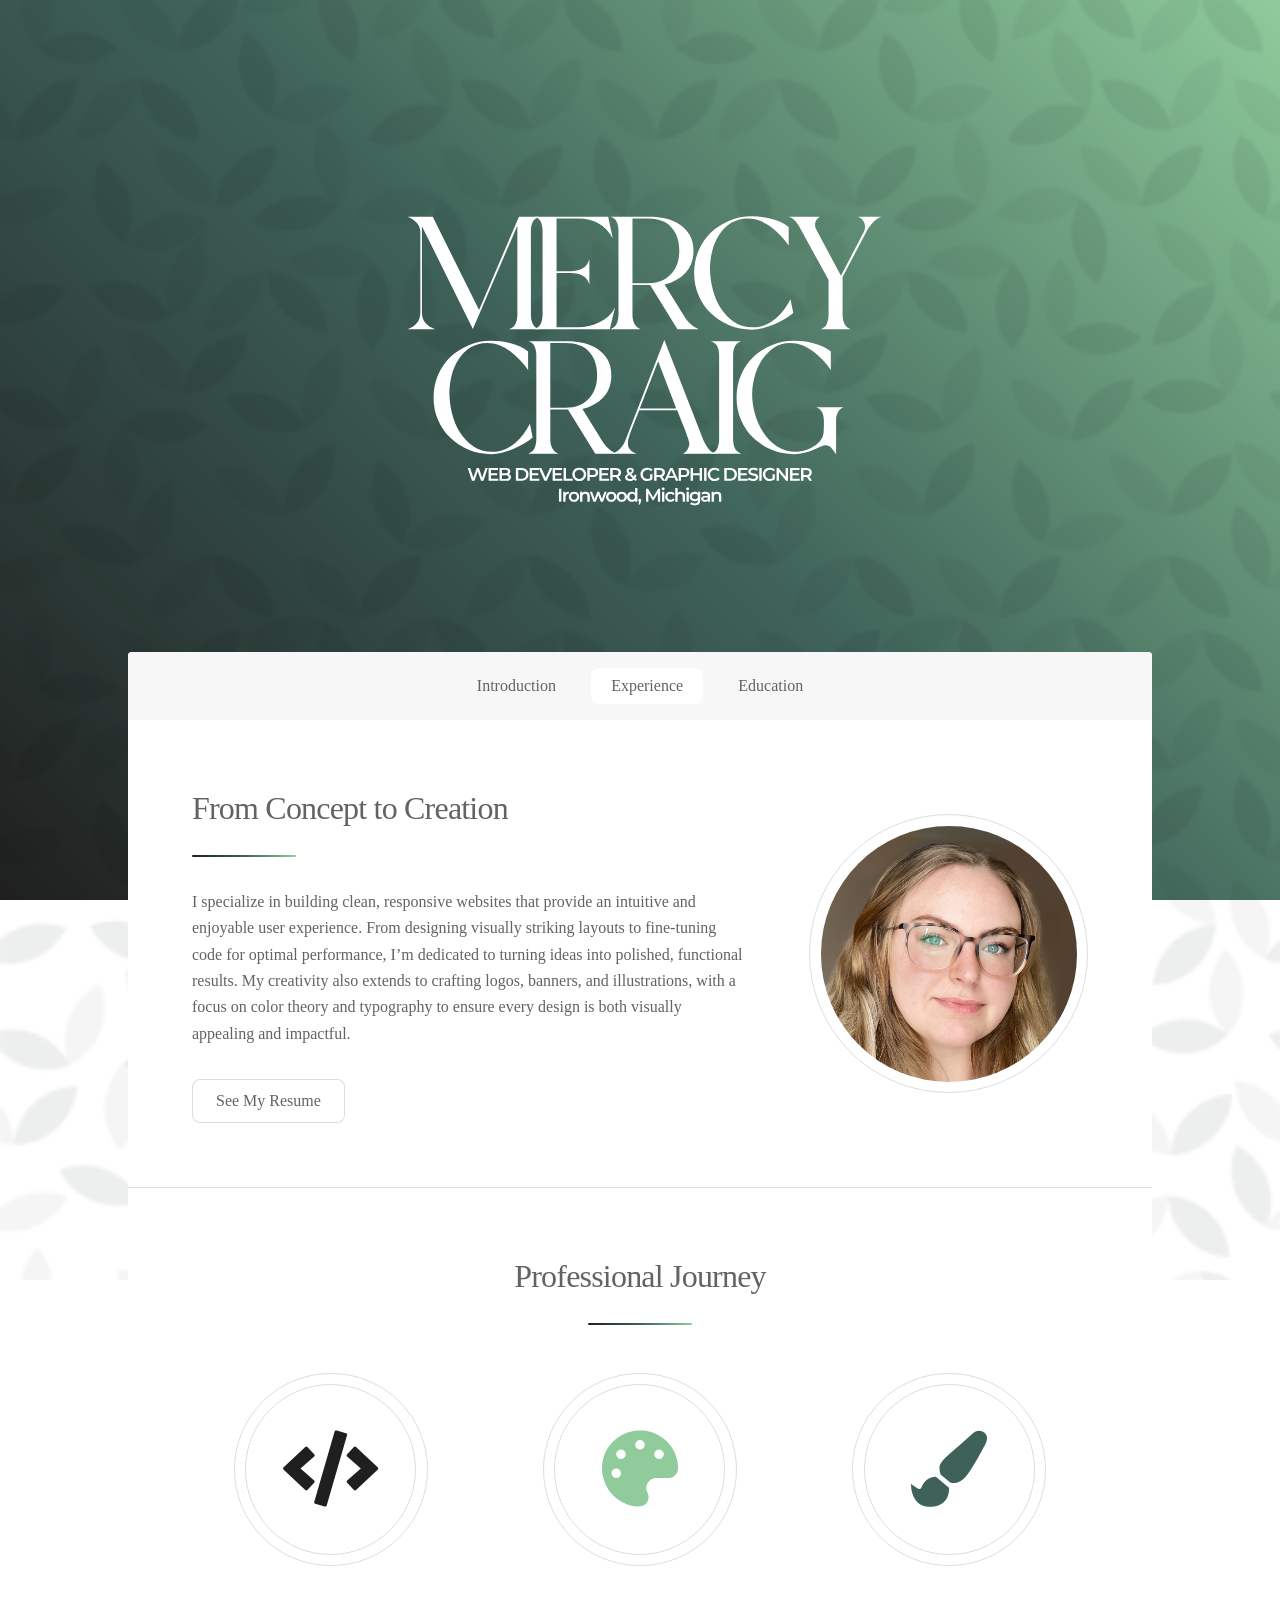
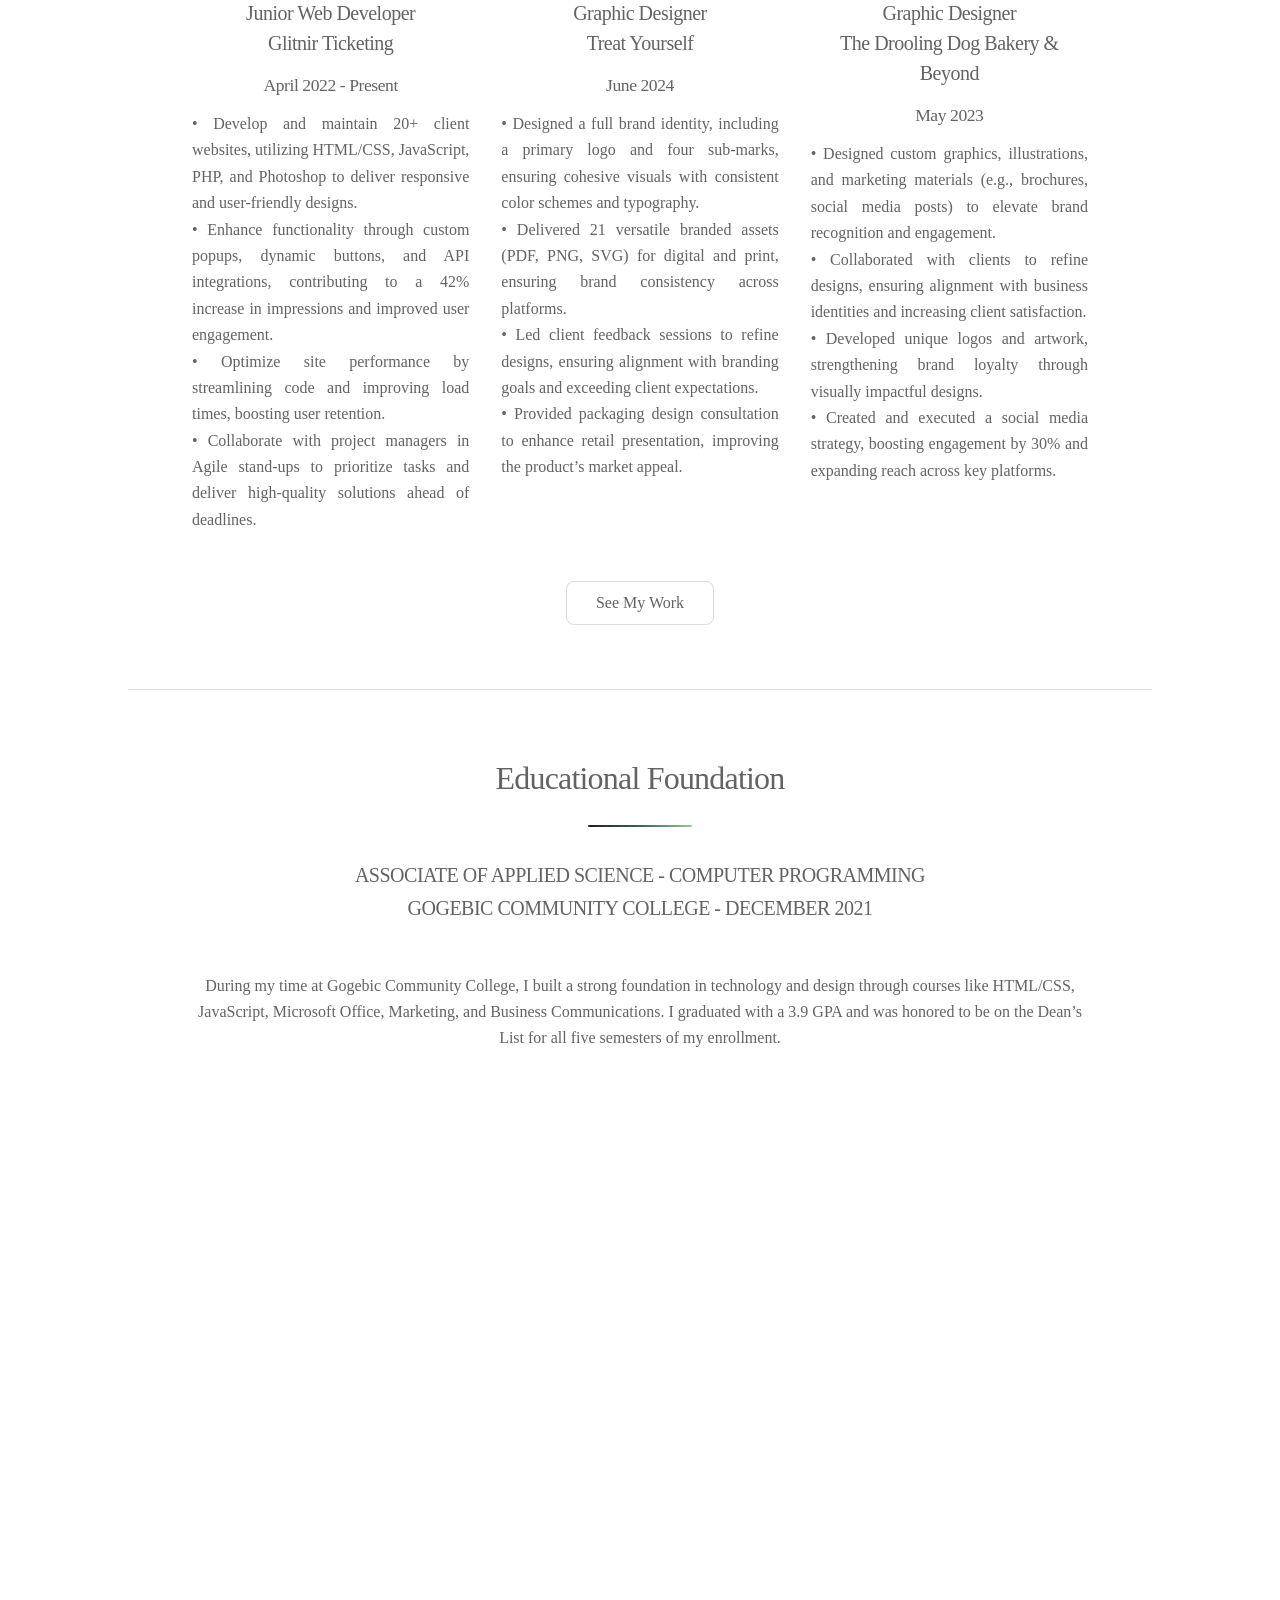
<file: index.html>
<!DOCTYPE HTML>
<!--
	Stellar by HTML5 UP
	html5up.net | @ajlkn
	Free for personal and commercial use under the CCA 3.0 license (html5up.net/license)
-->
<html>
	<head>
		<title>Mercy Craig - Portfolio</title>
		<meta charset="utf-8" />
		<meta name="viewport" content="width=device-width, initial-scale=1, user-scalable=no" />
		<link rel="stylesheet" href="assets/css/main.css" />
		<noscript><link rel="stylesheet" href="assets/css/noscript.css" /></noscript>
	</head>
	<body class="is-preload">

		<!-- Wrapper -->
			<div id="wrapper">

				<!-- Header -->
					<header id="header" class="alt">
						<!--<span class="logo"><img src="images/logo.svg" alt="" /></span>-->
						<img id="mercymainlogo" src="images/Mercy Craig - logo white.svg" alt="Logo - Mercy Craig, Web Developer & Graphic Designer. Ironwood, MI" />
						<!--<h1>Mercy Craig</h1>
						<p>Web Developer and Graphic Designer<br />-->
					</header>

				<!-- Nav -->
					<nav id="nav">
						<ul>
							<li><a href="#intro" class="active">Introduction</a></li>
							<li><a href="#first">Experience</a></li>
							<li><a href="#second">Education</a></li>
						</ul>
					</nav>

				<!-- Main -->
					<div id="main">

						<!-- Introduction -->
							<section id="intro" class="main">
								<div class="spotlight">
									<div class="content">
										<header class="major">
											<h2>From Concept to Creation</h2>
										</header>
										<p>I specialize in building clean, responsive websites that provide an intuitive and enjoyable user experience. From designing visually striking layouts to fine-tuning code for optimal performance, I’m dedicated to turning ideas into polished, functional results. My creativity also extends to crafting logos, banners, and illustrations, with a focus on color theory and typography to ensure every design is both visually appealing and impactful.</p>
										<ul class="actions">
											<li><a href="assets/MercyCraigResume.pdf" target="_blank" class="button">See My Resume</a></li>
										</ul>
									</div>
									<span class="image"><img src="https://mercygcraig.github.io/images/headshot.PNG" alt="Mercy Craig Headshot" /></span>
								</div>
							</section>

						<!-- First Section -->
							<section id="first" class="main special">
								<header class="major">
									<h2>Professional Journey</h2>
								</header>
								<ul class="features">
									<li>
										<span class="icon solid major style1 fa-code"></span>
										<h3>Junior Web Developer <br> Glitnir Ticketing</h3>
										<h4>April 2022 - Present</h4>
										<p class="content">
											• Develop and maintain 20+ client websites, utilizing HTML/CSS, JavaScript, PHP, and Photoshop to deliver responsive and user-friendly designs. <br>
											• Enhance functionality through custom popups, dynamic buttons, and API integrations, contributing to a 42% increase in impressions and improved user engagement. <br>
											• Optimize site performance by streamlining code and improving load times, boosting user retention. <br>
											• Collaborate with project managers in Agile stand-ups to prioritize tasks and deliver high-quality solutions ahead of deadlines. <br>
										</p>
									</li>
									<li>
										<span class="icon solid major style5 fa-palette"></span>
										<h3>Graphic Designer <br> Treat Yourself</h3>
										<h4>June 2024</h4>
										<p class="content"> 
											• Designed a full brand identity, including a primary logo and four sub-marks, ensuring cohesive visuals with consistent color schemes and typography. <br>
											• Delivered 21 versatile branded assets (PDF, PNG, SVG) for digital and print, ensuring brand consistency across platforms.<br>
											• Led client feedback sessions to refine designs, ensuring alignment with branding goals and exceeding client expectations.<br>
											• Provided packaging design consultation to enhance retail presentation, improving the product’s market appeal.<br>
										</p>
									</li>
									<li>
										<span class="icon solid major style3 fa-paint-brush"></span>
										<h3>Graphic Designer <br> The Drooling Dog Bakery & Beyond</h3>
										<h4>May 2023</h4>
										<p class="content">
											• Designed custom graphics, illustrations, and marketing materials (e.g., brochures, social media posts) to elevate brand recognition and engagement.<br>
											• Collaborated with clients to refine designs, ensuring alignment with business identities and increasing client satisfaction.<br>
											• Developed unique logos and artwork, strengthening brand loyalty through visually impactful designs.<br>
											• Created and executed a social media strategy, boosting engagement by 30% and expanding reach across key platforms.<br>
										</p>
									</li>
								</ul>
								<footer class="major">
									<ul class="actions special">
										<li><a href="projects.html" class="button">See My Work</a></li>
									</ul>
								</footer>
							</section>

						<!-- Second Section -->
							<section id="second" class="main special">
								<header class="major">
									<h2>Educational Foundation</h2>
									<p>ASSOCIATE OF APPLIED SCIENCE - COMPUTER PROGRAMMING<br />
										GOGEBIC COMMUNITY COLLEGE - DECEMBER 2021</p>
								</header>

								<!--
								<ul class="statistics">
									<li class="style1">
										<span class="icon solid fa-code-branch"></span>
										<strong>5,120</strong> Etiam
									</li>
									<li class="style2">
										<span class="icon fa-folder-open"></span>
										<strong>8,192</strong> Magna
									</li>
									<li class="style3">
										<span class="icon solid fa-signal"></span>
										<strong>2,048</strong> Tempus
									</li>
									<li class="style4">
										<span class="icon solid fa-laptop"></span>
										<strong>4,096</strong> Aliquam
									</li>
									<li class="style5">
										<span class="icon fa-gem"></span>
										<strong>1,024</strong> Nullam
									</li>
								</ul> -->
								<p>During my time at Gogebic Community College, I built a strong foundation in technology and design through courses like HTML/CSS, JavaScript, Microsoft Office, Marketing, and Business Communications. I graduated with a 3.9 GPA and was honored to be on the Dean’s List for all five semesters of my enrollment.</p>
								<!--<footer class="major">
									<ul class="actions special">
										<li><a href="generic.html" class="button">Learn More</a></li>
									</ul>
								</footer> -->
							</section>

						<!-- Get Started -->
							<!--<section id="cta" class="main special">
								<header class="major">
									<h2>Congue imperdiet</h2>
									<p>Donec imperdiet consequat consequat. Suspendisse feugiat congue<br />
									posuere. Nulla massa urna, fermentum eget quam aliquet.</p>
								</header>
								<footer class="major">
									<ul class="actions special">
										<li><a href="generic.html" class="button primary">Get Started</a></li>
										<li><a href="generic.html" class="button">Learn More</a></li>
									</ul>
								</footer>
							</section> -->

					</div>

				<!-- Footer -->
					<footer id="footer">
						<section>
							<h2>Thanks for visiting</h2>
							<p>Thank you for taking the time to explore my website! I'm a passionate web developer and graphic designer, dedicated to creating user-friendly, visually engaging digital experiences. With a blend of creativity and technical skills, I work on projects that are both functional and aesthetically appealing. </p>
							<ul class="actions">
								<li><a href="projects.html" class="button">See My Work</a></li>
								<li><a href="assets/MercyCraigResume.pdf" target="_blank" class="button">See My Resume</a></li>
							</ul>
						</section>
						<section>
							<h2>Contact</h2>
							<dl class="alt">
								<dt>Address</dt>
								<dd>804 W US HWY 52, Fountaintown, IN 46130</dd>
								<dt>Phone</dt>
								<dd>(906) 364-1157</dd>
								<dt>Email</dt>
								<dd><a href="mailto:mercygcraig@outlook.com">mercygcraig@outlook.com</a></dd>
							</dl>
							<ul class="icons">
								<li><a href="https://github.com/mercygcraig" class="icon brands fa-github alt" target="_blank"><span class="label">GitHub</span></a></li>
								<li><a href="https://www.linkedin.com/in/mercy-craig-0b0a45233/" class="icon brands fa-linkedin alt" target="_blank"><span class="label">LinkedIn</span></a></li>
							</ul>
						</section>
						<p class="copyright">Design: <a href="https://html5up.net">HTML5 UP</a>.</p>
					</footer>

			</div>

		<!-- Scripts -->
			<script src="assets/js/jquery.min.js"></script>
			<script src="assets/js/jquery.scrollex.min.js"></script>
			<script src="assets/js/jquery.scrolly.min.js"></script>
			<script src="assets/js/browser.min.js"></script>
			<script src="assets/js/breakpoints.min.js"></script>
			<script src="assets/js/util.js"></script>
			<script src="assets/js/main.js"></script>

	</body>
</html>
</file>
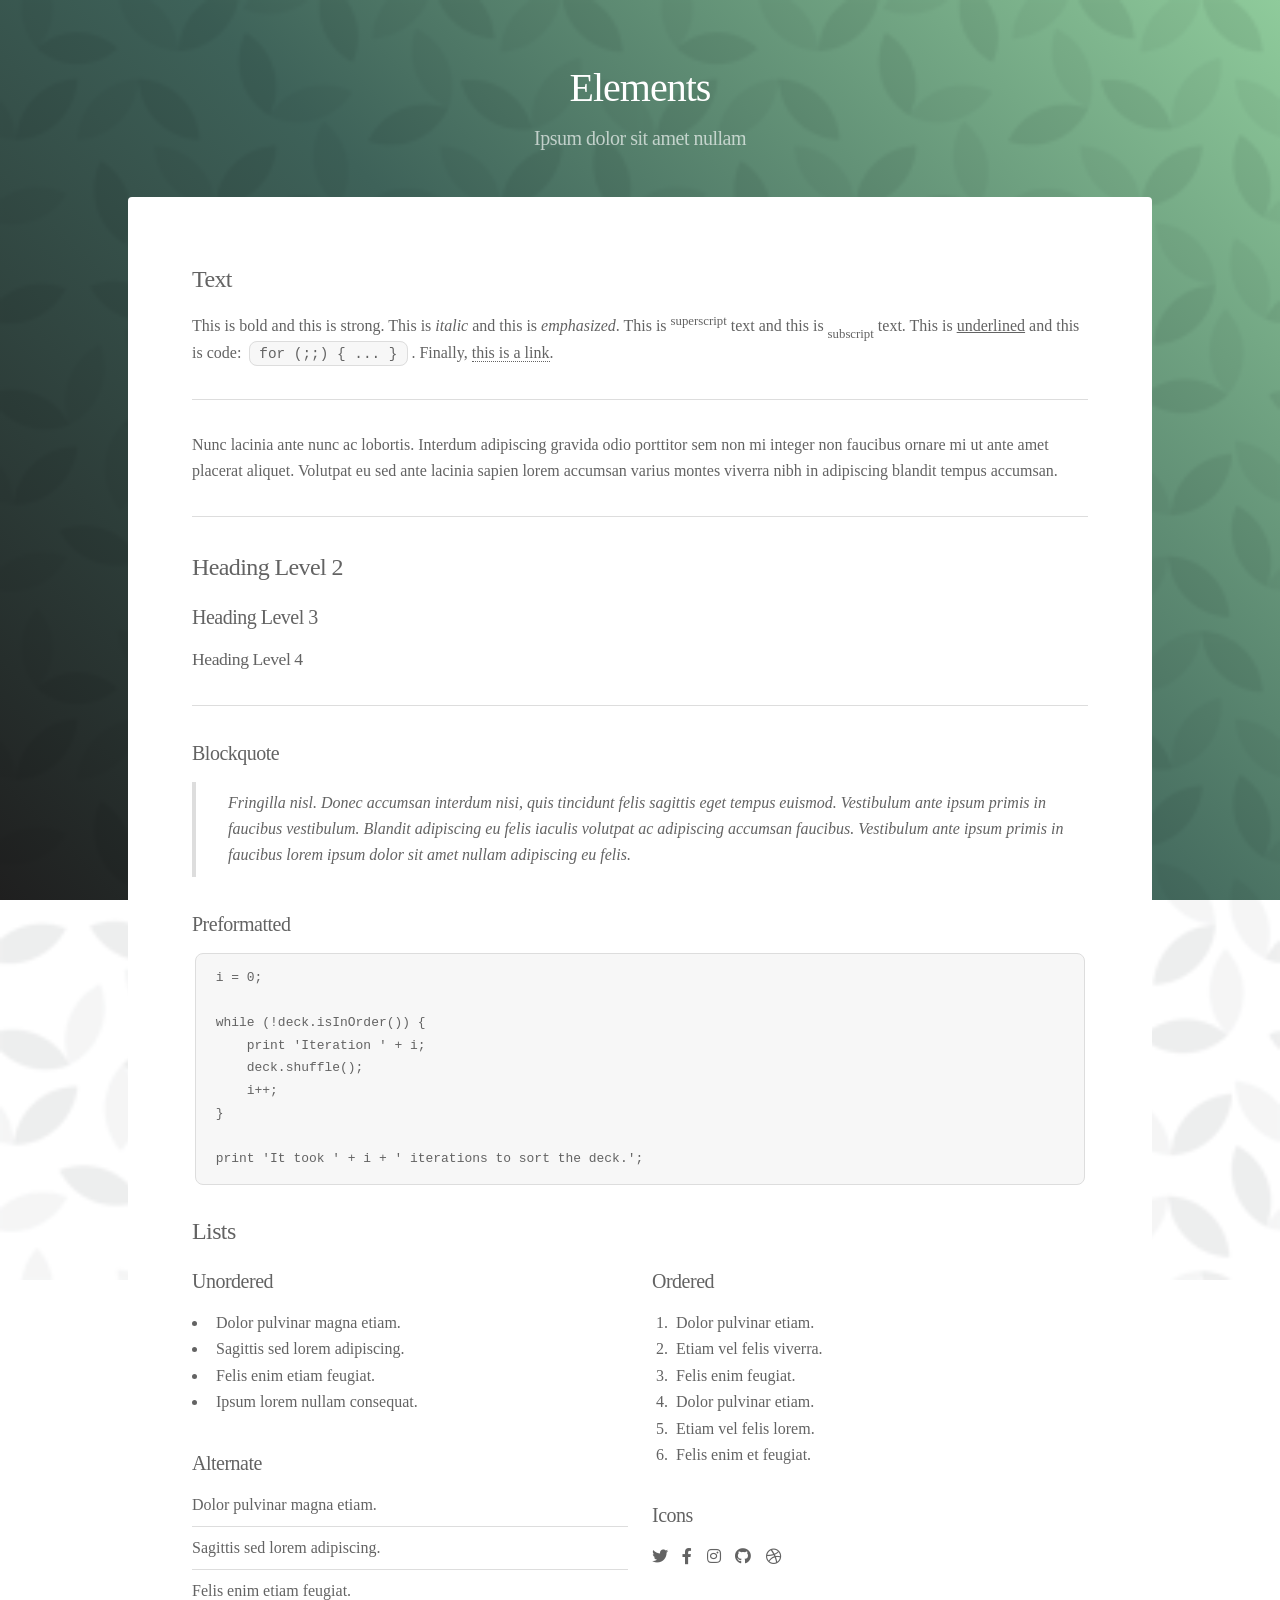
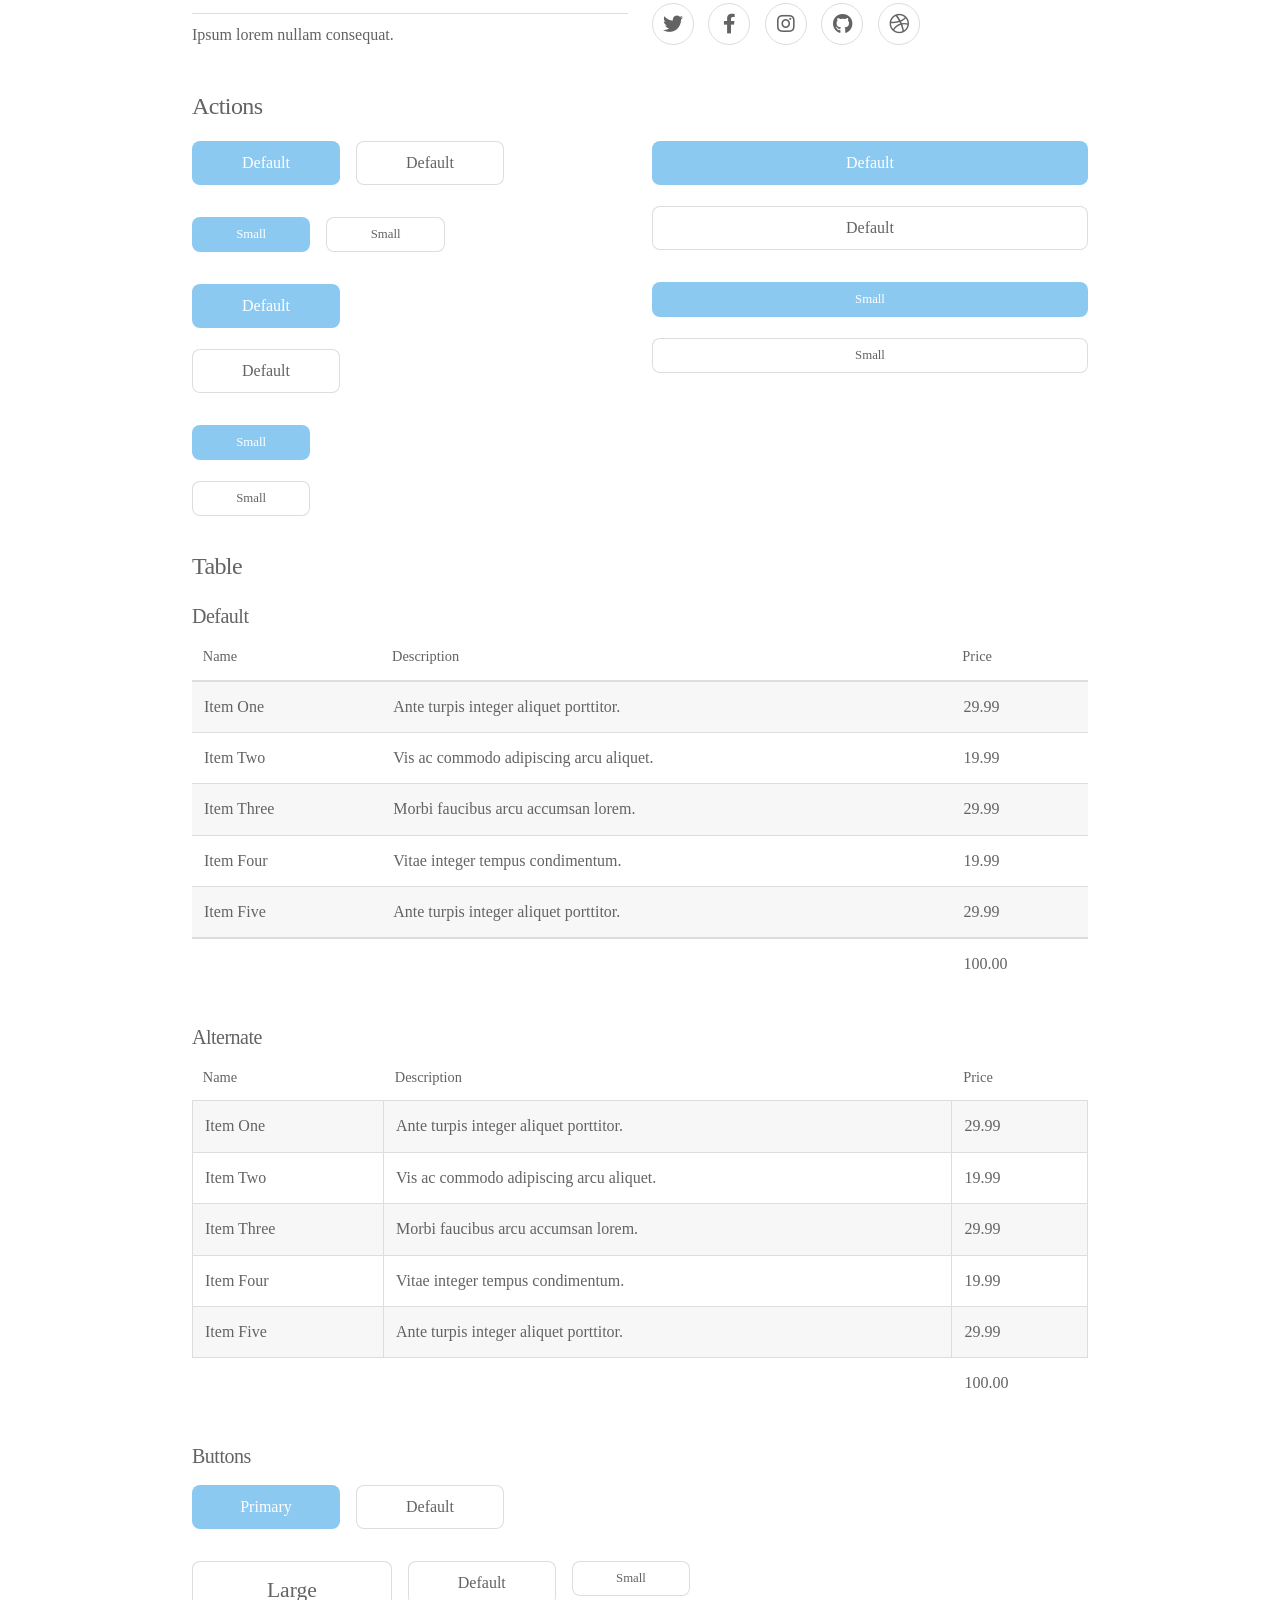
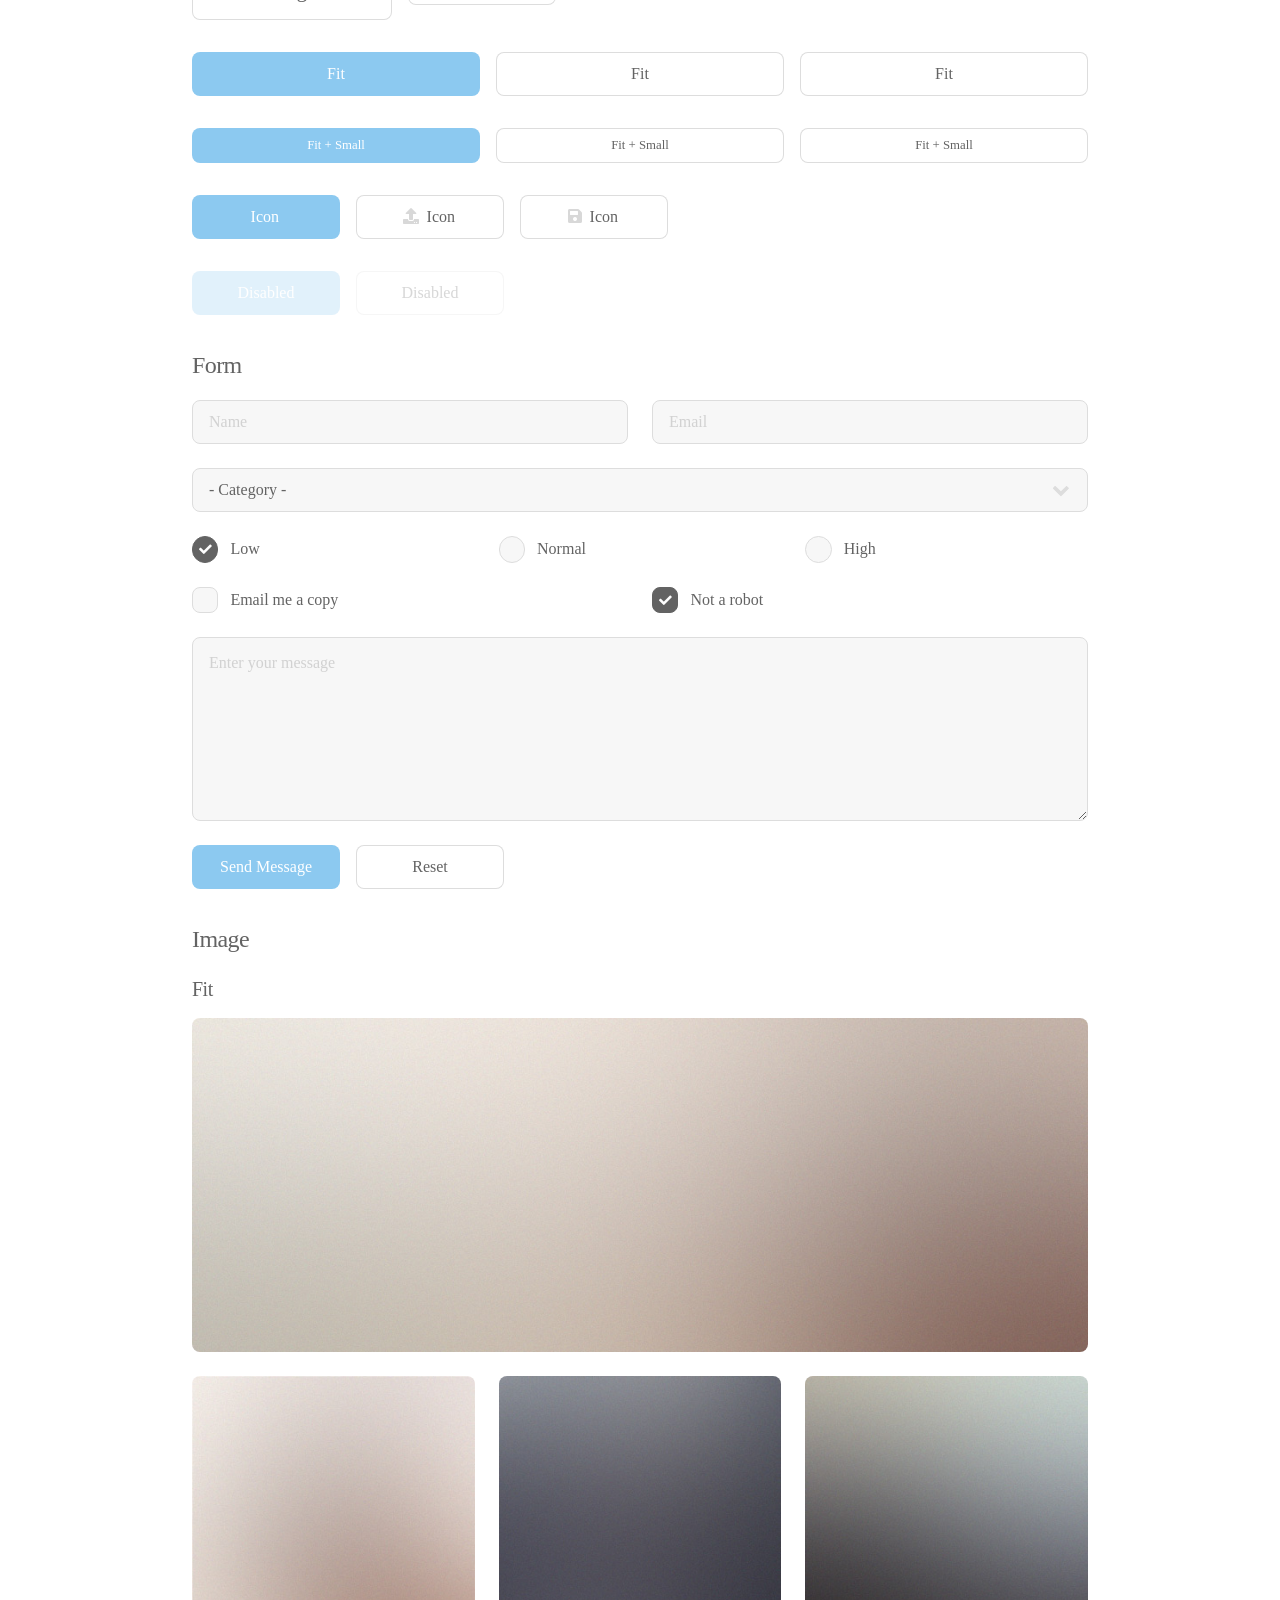
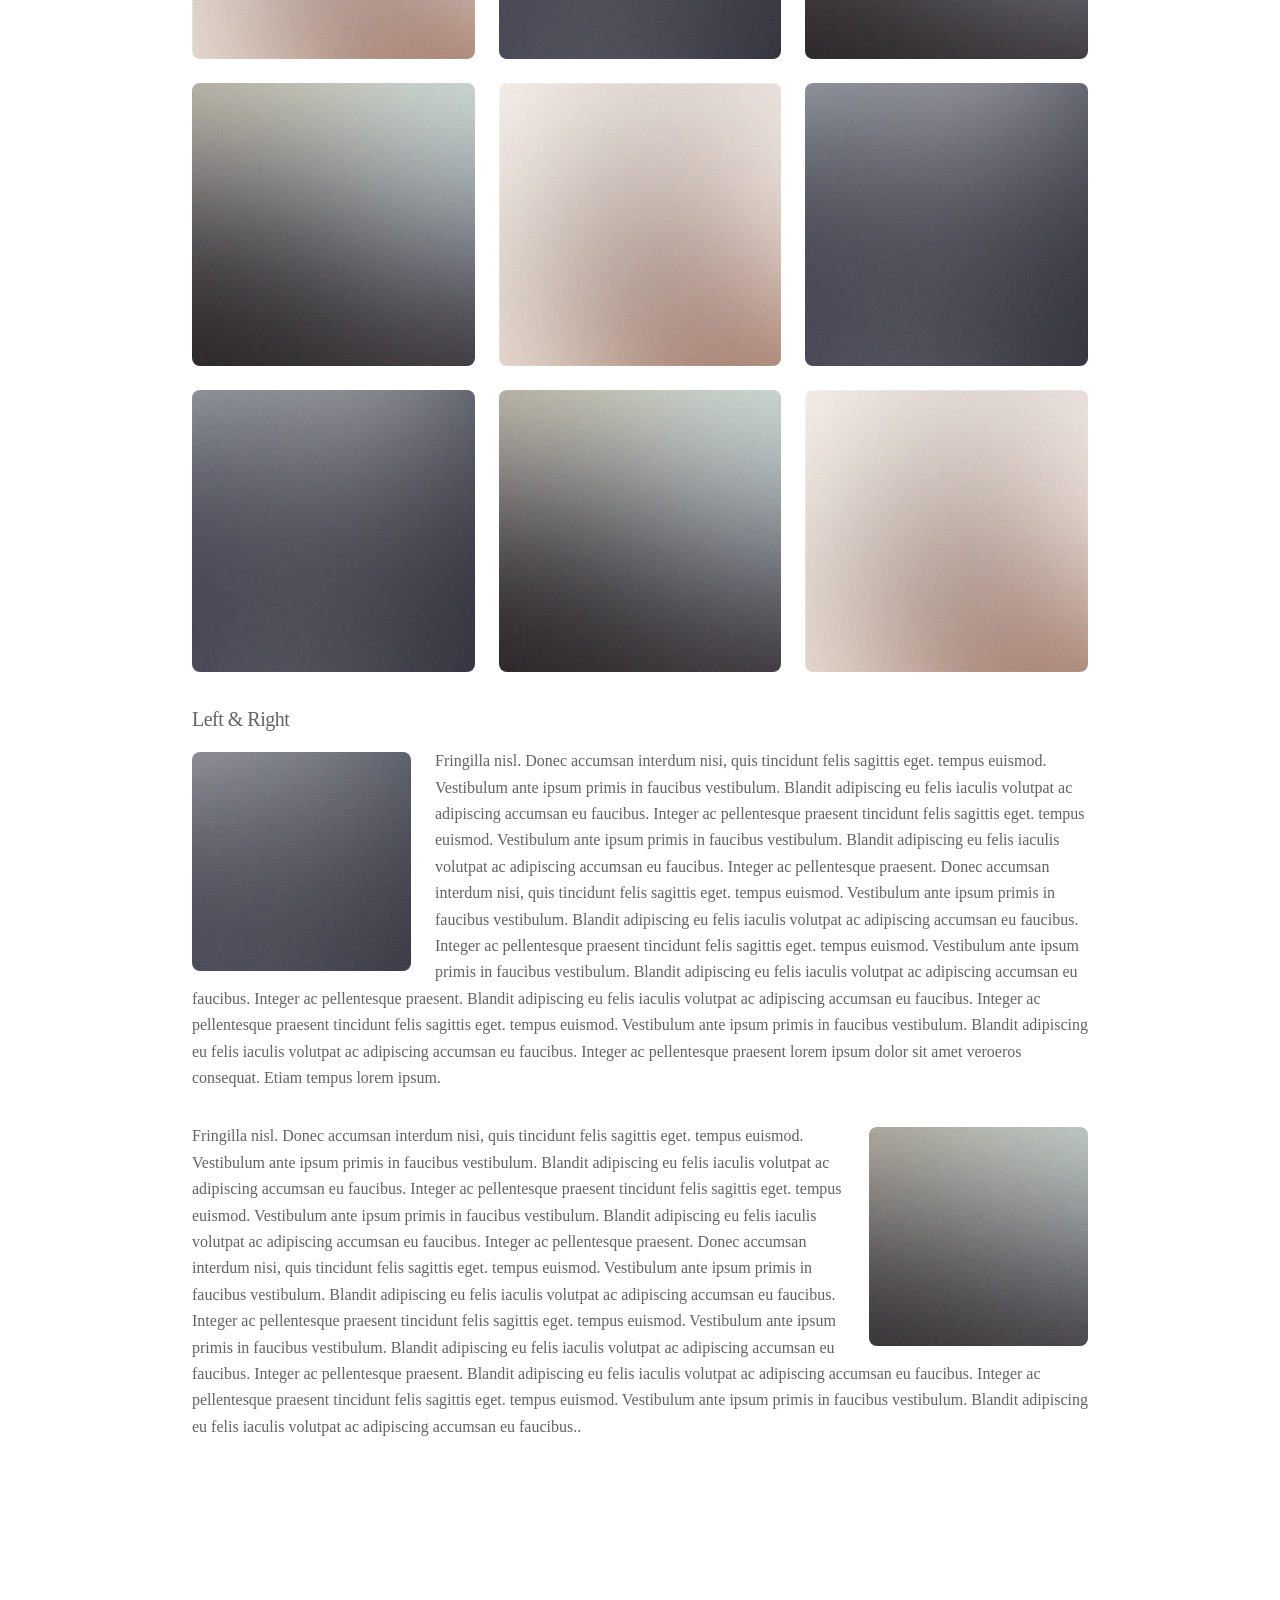
<file: elements.html>
<!DOCTYPE HTML>
<!--
	Stellar by HTML5 UP
	html5up.net | @ajlkn
	Free for personal and commercial use under the CCA 3.0 license (html5up.net/license)
-->
<html>
	<head>
		<title>Elements - Stellar by HTML5 UP</title>
		<meta charset="utf-8" />
		<meta name="viewport" content="width=device-width, initial-scale=1, user-scalable=no" />
		<link rel="stylesheet" href="assets/css/main.css" />
		<noscript><link rel="stylesheet" href="assets/css/noscript.css" /></noscript>
	</head>
	<body class="is-preload">

		<!-- Wrapper -->
			<div id="wrapper">

				<!-- Header -->
					<header id="header">
						<h1>Elements</h1>
						<p>Ipsum dolor sit amet nullam</p>
					</header>

				<!-- Main -->
					<div id="main">

						<!-- Content -->
							<section id="content" class="main">

								<!-- Text -->
									<section>
										<h2>Text</h2>
										<p>This is <b>bold</b> and this is <strong>strong</strong>. This is <i>italic</i> and this is <em>emphasized</em>.
										This is <sup>superscript</sup> text and this is <sub>subscript</sub> text.
										This is <u>underlined</u> and this is code: <code>for (;;) { ... }</code>. Finally, <a href="#">this is a link</a>.</p>
										<hr />
										<p>Nunc lacinia ante nunc ac lobortis. Interdum adipiscing gravida odio porttitor sem non mi integer non faucibus ornare mi ut ante amet placerat aliquet. Volutpat eu sed ante lacinia sapien lorem accumsan varius montes viverra nibh in adipiscing blandit tempus accumsan.</p>
										<hr />
										<h2>Heading Level 2</h2>
										<h3>Heading Level 3</h3>
										<h4>Heading Level 4</h4>
										<hr />
										<h3>Blockquote</h3>
										<blockquote>Fringilla nisl. Donec accumsan interdum nisi, quis tincidunt felis sagittis eget tempus euismod. Vestibulum ante ipsum primis in faucibus vestibulum. Blandit adipiscing eu felis iaculis volutpat ac adipiscing accumsan faucibus. Vestibulum ante ipsum primis in faucibus lorem ipsum dolor sit amet nullam adipiscing eu felis.</blockquote>
										<h3>Preformatted</h3>
										<pre><code>i = 0;

while (!deck.isInOrder()) {
    print 'Iteration ' + i;
    deck.shuffle();
    i++;
}

print 'It took ' + i + ' iterations to sort the deck.';</code></pre>
									</section>

								<!-- Lists -->
									<section>
										<h2>Lists</h2>
										<div class="row">
											<div class="col-6 col-12-medium">
												<h3>Unordered</h3>
												<ul>
													<li>Dolor pulvinar magna etiam.</li>
													<li>Sagittis sed lorem adipiscing.</li>
													<li>Felis enim etiam feugiat.</li>
													<li>Ipsum lorem nullam consequat.</li>
												</ul>
												<h3>Alternate</h3>
												<ul class="alt">
													<li>Dolor pulvinar magna etiam.</li>
													<li>Sagittis sed lorem adipiscing.</li>
													<li>Felis enim etiam feugiat.</li>
													<li>Ipsum lorem nullam consequat.</li>
												</ul>
											</div>
											<div class="col-6 col-12-medium">
												<h3>Ordered</h3>
												<ol>
													<li>Dolor pulvinar etiam.</li>
													<li>Etiam vel felis viverra.</li>
													<li>Felis enim feugiat.</li>
													<li>Dolor pulvinar etiam.</li>
													<li>Etiam vel felis lorem.</li>
													<li>Felis enim et feugiat.</li>
												</ol>
												<h3>Icons</h3>
												<ul class="icons">
													<li><a href="#" class="icon brands fa-twitter"><span class="label">Twitter</span></a></li>
													<li><a href="#" class="icon brands fa-facebook-f"><span class="label">Facebook</span></a></li>
													<li><a href="#" class="icon brands fa-instagram"><span class="label">Instagram</span></a></li>
													<li><a href="#" class="icon brands fa-github"><span class="label">GitHub</span></a></li>
													<li><a href="#" class="icon brands fa-dribbble"><span class="label">Dribbble</span></a></li>
												</ul>
												<ul class="icons">
													<li><a href="#" class="icon brands alt fa-twitter"><span class="label">Twitter</span></a></li>
													<li><a href="#" class="icon brands alt fa-facebook-f"><span class="label">Facebook</span></a></li>
													<li><a href="#" class="icon brands alt fa-instagram"><span class="label">Instagram</span></a></li>
													<li><a href="#" class="icon brands alt fa-github"><span class="label">GitHub</span></a></li>
													<li><a href="#" class="icon brands alt fa-dribbble"><span class="label">Dribbble</span></a></li>
												</ul>
											</div>
										</div>
										<h2>Actions</h2>
										<div class="row">
											<div class="col-6 col-12-medium">
												<ul class="actions">
													<li><a href="#" class="button primary">Default</a></li>
													<li><a href="#" class="button">Default</a></li>
												</ul>
												<ul class="actions small">
													<li><a href="#" class="button primary small">Small</a></li>
													<li><a href="#" class="button small">Small</a></li>
												</ul>
												<ul class="actions stacked">
													<li><a href="#" class="button primary">Default</a></li>
													<li><a href="#" class="button">Default</a></li>
												</ul>
												<ul class="actions stacked">
													<li><a href="#" class="button primary small">Small</a></li>
													<li><a href="#" class="button small">Small</a></li>
												</ul>
											</div>
											<div class="col-6 col-12-medium">
												<ul class="actions stacked">
													<li><a href="#" class="button primary fit">Default</a></li>
													<li><a href="#" class="button fit">Default</a></li>
												</ul>
												<ul class="actions stacked">
													<li><a href="#" class="button primary small fit">Small</a></li>
													<li><a href="#" class="button small fit">Small</a></li>
												</ul>
											</div>
										</div>
									</section>

								<!-- Table -->
									<section>
										<h2>Table</h2>
										<h3>Default</h3>
										<div class="table-wrapper">
											<table>
												<thead>
													<tr>
														<th>Name</th>
														<th>Description</th>
														<th>Price</th>
													</tr>
												</thead>
												<tbody>
													<tr>
														<td>Item One</td>
														<td>Ante turpis integer aliquet porttitor.</td>
														<td>29.99</td>
													</tr>
													<tr>
														<td>Item Two</td>
														<td>Vis ac commodo adipiscing arcu aliquet.</td>
														<td>19.99</td>
													</tr>
													<tr>
														<td>Item Three</td>
														<td> Morbi faucibus arcu accumsan lorem.</td>
														<td>29.99</td>
													</tr>
													<tr>
														<td>Item Four</td>
														<td>Vitae integer tempus condimentum.</td>
														<td>19.99</td>
													</tr>
													<tr>
														<td>Item Five</td>
														<td>Ante turpis integer aliquet porttitor.</td>
														<td>29.99</td>
													</tr>
												</tbody>
												<tfoot>
													<tr>
														<td colspan="2"></td>
														<td>100.00</td>
													</tr>
												</tfoot>
											</table>
										</div>

										<h3>Alternate</h3>
										<div class="table-wrapper">
											<table class="alt">
												<thead>
													<tr>
														<th>Name</th>
														<th>Description</th>
														<th>Price</th>
													</tr>
												</thead>
												<tbody>
													<tr>
														<td>Item One</td>
														<td>Ante turpis integer aliquet porttitor.</td>
														<td>29.99</td>
													</tr>
													<tr>
														<td>Item Two</td>
														<td>Vis ac commodo adipiscing arcu aliquet.</td>
														<td>19.99</td>
													</tr>
													<tr>
														<td>Item Three</td>
														<td> Morbi faucibus arcu accumsan lorem.</td>
														<td>29.99</td>
													</tr>
													<tr>
														<td>Item Four</td>
														<td>Vitae integer tempus condimentum.</td>
														<td>19.99</td>
													</tr>
													<tr>
														<td>Item Five</td>
														<td>Ante turpis integer aliquet porttitor.</td>
														<td>29.99</td>
													</tr>
												</tbody>
												<tfoot>
													<tr>
														<td colspan="2"></td>
														<td>100.00</td>
													</tr>
												</tfoot>
											</table>
										</div>
									</section>

								<!-- Buttons -->
									<section>
										<h3>Buttons</h3>
										<ul class="actions">
											<li><a href="#" class="button primary">Primary</a></li>
											<li><a href="#" class="button">Default</a></li>
										</ul>
										<ul class="actions">
											<li><a href="#" class="button large">Large</a></li>
											<li><a href="#" class="button">Default</a></li>
											<li><a href="#" class="button small">Small</a></li>
										</ul>
										<ul class="actions fit">
											<li><a href="#" class="button primary fit">Fit</a></li>
											<li><a href="#" class="button fit">Fit</a></li>
											<li><a href="#" class="button fit">Fit</a></li>
										</ul>
										<ul class="actions fit small">
											<li><a href="#" class="button primary fit small">Fit + Small</a></li>
											<li><a href="#" class="button fit small">Fit + Small</a></li>
											<li><a href="#" class="button fit small">Fit + Small</a></li>
										</ul>
										<ul class="actions">
											<li><a href="#" class="button primary icon solidfa-download">Icon</a></li>
											<li><a href="#" class="button icon solid fa-upload">Icon</a></li>
											<li><a href="#" class="button icon solid fa-save">Icon</a></li>
										</ul>
										<ul class="actions">
											<li><span class="button primary disabled">Disabled</span></li>
											<li><span class="button disabled">Disabled</span></li>
										</ul>
									</section>

								<!-- Form -->
									<section>
										<h2>Form</h2>
										<form method="post" action="#">
											<div class="row gtr-uniform">
												<div class="col-6 col-12-xsmall">
													<input type="text" name="demo-name" id="demo-name" value="" placeholder="Name" />
												</div>
												<div class="col-6 col-12-xsmall">
													<input type="email" name="demo-email" id="demo-email" value="" placeholder="Email" />
												</div>
												<div class="col-12">
													<select name="demo-category" id="demo-category">
														<option value="">- Category -</option>
														<option value="1">Manufacturing</option>
														<option value="1">Shipping</option>
														<option value="1">Administration</option>
														<option value="1">Human Resources</option>
													</select>
												</div>
												<div class="col-4 col-12-small">
													<input type="radio" id="demo-priority-low" name="demo-priority" checked>
													<label for="demo-priority-low">Low</label>
												</div>
												<div class="col-4 col-12-small">
													<input type="radio" id="demo-priority-normal" name="demo-priority">
													<label for="demo-priority-normal">Normal</label>
												</div>
												<div class="col-4 col-12-small">
													<input type="radio" id="demo-priority-high" name="demo-priority">
													<label for="demo-priority-high">High</label>
												</div>
												<div class="col-6 col-12-small">
													<input type="checkbox" id="demo-copy" name="demo-copy">
													<label for="demo-copy">Email me a copy</label>
												</div>
												<div class="col-6 col-12-small">
													<input type="checkbox" id="demo-human" name="demo-human" checked>
													<label for="demo-human">Not a robot</label>
												</div>
												<div class="col-12">
													<textarea name="demo-message" id="demo-message" placeholder="Enter your message" rows="6"></textarea>
												</div>
												<div class="col-12">
													<ul class="actions">
														<li><input type="submit" value="Send Message" class="primary" /></li>
														<li><input type="reset" value="Reset" /></li>
													</ul>
												</div>
											</div>
										</form>
									</section>

								<!-- Image -->
									<section>
										<h2>Image</h2>
										<h3>Fit</h3>
										<div class="box alt">
											<div class="row gtr-uniform">
												<div class="col-12"><span class="image fit"><img src="images/pic04.jpg" alt="" /></span></div>
												<div class="col-4"><span class="image fit"><img src="images/pic01.jpg" alt="" /></span></div>
												<div class="col-4"><span class="image fit"><img src="images/pic02.jpg" alt="" /></span></div>
												<div class="col-4"><span class="image fit"><img src="images/pic03.jpg" alt="" /></span></div>
												<div class="col-4"><span class="image fit"><img src="images/pic03.jpg" alt="" /></span></div>
												<div class="col-4"><span class="image fit"><img src="images/pic01.jpg" alt="" /></span></div>
												<div class="col-4"><span class="image fit"><img src="images/pic02.jpg" alt="" /></span></div>
												<div class="col-4"><span class="image fit"><img src="images/pic02.jpg" alt="" /></span></div>
												<div class="col-4"><span class="image fit"><img src="images/pic03.jpg" alt="" /></span></div>
												<div class="col-4"><span class="image fit"><img src="images/pic01.jpg" alt="" /></span></div>
											</div>
										</div>
										<h3>Left &amp; Right</h3>
										<p><span class="image left"><img src="images/pic05.jpg" alt="" /></span>Fringilla nisl. Donec accumsan interdum nisi, quis tincidunt felis sagittis eget. tempus euismod. Vestibulum ante ipsum primis in faucibus vestibulum. Blandit adipiscing eu felis iaculis volutpat ac adipiscing accumsan eu faucibus. Integer ac pellentesque praesent tincidunt felis sagittis eget. tempus euismod. Vestibulum ante ipsum primis in faucibus vestibulum. Blandit adipiscing eu felis iaculis volutpat ac adipiscing accumsan eu faucibus. Integer ac pellentesque praesent. Donec accumsan interdum nisi, quis tincidunt felis sagittis eget. tempus euismod. Vestibulum ante ipsum primis in faucibus vestibulum. Blandit adipiscing eu felis iaculis volutpat ac adipiscing accumsan eu faucibus. Integer ac pellentesque praesent tincidunt felis sagittis eget. tempus euismod. Vestibulum ante ipsum primis in faucibus vestibulum. Blandit adipiscing eu felis iaculis volutpat ac adipiscing accumsan eu faucibus. Integer ac pellentesque praesent. Blandit adipiscing eu felis iaculis volutpat ac adipiscing accumsan eu faucibus. Integer ac pellentesque praesent tincidunt felis sagittis eget. tempus euismod. Vestibulum ante ipsum primis in faucibus vestibulum. Blandit adipiscing eu felis iaculis volutpat ac adipiscing accumsan eu faucibus. Integer ac pellentesque praesent lorem ipsum dolor sit amet veroeros consequat. Etiam tempus lorem ipsum.</p>
										<p><span class="image right"><img src="images/pic06.jpg" alt="" /></span>Fringilla nisl. Donec accumsan interdum nisi, quis tincidunt felis sagittis eget. tempus euismod. Vestibulum ante ipsum primis in faucibus vestibulum. Blandit adipiscing eu felis iaculis volutpat ac adipiscing accumsan eu faucibus. Integer ac pellentesque praesent tincidunt felis sagittis eget. tempus euismod. Vestibulum ante ipsum primis in faucibus vestibulum. Blandit adipiscing eu felis iaculis volutpat ac adipiscing accumsan eu faucibus. Integer ac pellentesque praesent. Donec accumsan interdum nisi, quis tincidunt felis sagittis eget. tempus euismod. Vestibulum ante ipsum primis in faucibus vestibulum. Blandit adipiscing eu felis iaculis volutpat ac adipiscing accumsan eu faucibus. Integer ac pellentesque praesent tincidunt felis sagittis eget. tempus euismod. Vestibulum ante ipsum primis in faucibus vestibulum. Blandit adipiscing eu felis iaculis volutpat ac adipiscing accumsan eu faucibus. Integer ac pellentesque praesent. Blandit adipiscing eu felis iaculis volutpat ac adipiscing accumsan eu faucibus. Integer ac pellentesque praesent tincidunt felis sagittis eget. tempus euismod. Vestibulum ante ipsum primis in faucibus vestibulum. Blandit adipiscing eu felis iaculis volutpat ac adipiscing accumsan eu faucibus..</p>
									</section>

							</section>

					</div>

				<!-- Footer -->
					<footer id="footer">
						<section>
							<h2>Aliquam sed mauris</h2>
							<p>Sed lorem ipsum dolor sit amet et nullam consequat feugiat consequat magna adipiscing tempus etiam dolore veroeros. eget dapibus mauris. Cras aliquet, nisl ut viverra sollicitudin, ligula erat egestas velit, vitae tincidunt odio.</p>
							<ul class="actions">
								<li><a href="#" class="button">Learn More</a></li>
							</ul>
						</section>
						<section>
							<h2>Etiam feugiat</h2>
							<dl class="alt">
								<dt>Address</dt>
								<dd>1234 Somewhere Road &bull; Nashville, TN 00000 &bull; USA</dd>
								<dt>Phone</dt>
								<dd>(000) 000-0000 x 0000</dd>
								<dt>Email</dt>
								<dd><a href="#">information@untitled.tld</a></dd>
							</dl>
							<ul class="icons">
								<li><a href="#" class="icon brands fa-twitter alt"><span class="label">Twitter</span></a></li>
								<li><a href="#" class="icon brands fa-facebook-f alt"><span class="label">Facebook</span></a></li>
								<li><a href="#" class="icon brands fa-instagram alt"><span class="label">Instagram</span></a></li>
								<li><a href="#" class="icon brands fa-github alt"><span class="label">GitHub</span></a></li>
								<li><a href="#" class="icon brands fa-dribbble alt"><span class="label">Dribbble</span></a></li>
							</ul>
						</section>
						<p class="copyright">&copy; Untitled. Design: <a href="https://html5up.net">HTML5 UP</a>.</p>
					</footer>

			</div>

		<!-- Scripts -->
			<script src="assets/js/jquery.min.js"></script>
			<script src="assets/js/jquery.scrollex.min.js"></script>
			<script src="assets/js/jquery.scrolly.min.js"></script>
			<script src="assets/js/browser.min.js"></script>
			<script src="assets/js/breakpoints.min.js"></script>
			<script src="assets/js/util.js"></script>
			<script src="assets/js/main.js"></script>

	</body>
</html>
</file>
<file: assets/css/noscript.css>
/*
	Stellar by HTML5 UP
	html5up.net | @ajlkn
	Free for personal and commercial use under the CCA 3.0 license (html5up.net/license)
*/

/* Header */

	body.is-preload #header.alt > * {
		opacity: 1;
	}

	body.is-preload #header.alt .logo {
		-moz-transform: none;
		-webkit-transform: none;
		-ms-transform: none;
		transform: none;
	}
</file>
<file: assets/css/main.css>
@import url(fontawesome-all.min.css);
@import 'https://fonts.googleapis.com/css?family=Source+Sans+Pro:300,400';

/*
	Stellar by HTML5 UP
	html5up.net | @ajlkn
	Free for personal and commercial use under the CCA 3.0 license (html5up.net/license)
*/

html, body, div, span, applet, object,
iframe, h1, h2, h3, h4, h5, h6, p, blockquote,
pre, a, abbr, acronym, address, big, cite,
code, del, dfn, em, img, ins, kbd, q, s, samp,
small, strike, strong, sub, sup, tt, var, b,
u, i, center, dl, dt, dd, ol, ul, li, fieldset,
form, label, legend, table, caption, tbody,
tfoot, thead, tr, th, td, article, aside,
canvas, details, embed, figure, figcaption,
footer, header, hgroup, menu, nav, output, ruby,
section, summary, time, mark, audio, video {
	margin: 0;
	padding: 0;
	border: 0;
	font-size: 100%;
	font: inherit;
	vertical-align: baseline;}

article, aside, details, figcaption, figure,
footer, header, hgroup, menu, nav, section {
	display: block;}

body {
	line-height: 1;
}

ol, ul {
	list-style: none;
}

blockquote, q {
	quotes: none;
}

	blockquote:before, blockquote:after, q:before, q:after {
		content: '';
		content: none;
	}

table {
	border-collapse: collapse;
	border-spacing: 0;
}

body {
	-webkit-text-size-adjust: none;
}

mark {
	background-color: transparent;
	color: inherit;
}

input::-moz-focus-inner {
	border: 0;
	padding: 0;
}

input, select, textarea {
	-moz-appearance: none;
	-webkit-appearance: none;
	-ms-appearance: none;
	appearance: none;
}

/* Basic */

	@-ms-viewport {
		width: device-width;
	}

	body {
		-ms-overflow-style: scrollbar;
	}

	@media screen and (max-width: 480px) {

		html, body {
			min-width: 320px;
		}

	}

	html {
		box-sizing: border-box;
	}

	*, *:before, *:after {
		box-sizing: inherit;
	}

	body {
		background-color: #8fcb9b;
		background: -moz-linear-gradient(225deg, #8fcb9b 0%, #3e6259 50%, #1f1f1f 100%);
		background: -webkit-linear-gradient(225deg, #8fcb9b 0%, #3e6259 50%, #1f1f1f 100%);
		background: -ms-linear-gradient(225deg, #8fcb9b 0%, #3e6259 50%, #1f1f1f 100%);
		background: linear-gradient(225deg, #8fcb9b 0%, #3e6259 50%, #1f1f1f 100%), 
            url('https://mercygcraig.github.io/images/geometric-leaves.png');
		background-blend-mode: multiply;
		background-size: cover; /* Adjust as needed */
		background-repeat: no-repeat;
		background-attachment: fixed; /* Optional for parallax-like effect */

		/*background-image: url("images/overlay.png"), linear-gradient(45deg, #e37682 15%, #5f4d93 85%); */
		

	}

		body.is-preload *, body.is-preload *:before, body.is-preload *:after {
			-moz-animation: none !important;
			-webkit-animation: none !important;
			-ms-animation: none !important;
			animation: none !important;
			-moz-transition: none !important;
			-webkit-transition: none !important;
			-ms-transition: none !important;
			transition: none !important;
		}

/* Type */

	body {
		/*background-color: #935d8c;*/
		color: rgba(255, 255, 255, 0.65);
	}

	body, input, select, textarea {
		font-family: serif;
		font-size: 17pt;
		font-weight: 300;
		line-height: 1.65;
	}

		@media screen and (max-width: 1680px) {

			body, input, select, textarea {
				font-size: 14pt;
			}

		}

		@media screen and (max-width: 1280px) {

			body, input, select, textarea {
				font-size: 12pt;
			}

		}

		@media screen and (max-width: 360px) {

			body, input, select, textarea {
				font-size: 11pt;
			}

		}

	a {
		-moz-transition: color 0.2s ease, border-bottom 0.2s ease;
		-webkit-transition: color 0.2s ease, border-bottom 0.2s ease;
		-ms-transition: color 0.2s ease, border-bottom 0.2s ease;
		transition: color 0.2s ease, border-bottom 0.2s ease;
		text-decoration: none;
		border-bottom: dotted 1px;
		color: inherit;
	}

		a:hover {
			border-bottom-color: transparent;
		}

	strong, b {
		font-weight: 400;
	}

	em, i {
		font-style: italic;
	}

	p {
		margin: 0 0 2em 0;
	}

		p.content {
			-moz-columns: 20em 2;
			-webkit-columns: 20em 2;
			-ms-columns: 20em 2;
			columns: 20em 2;
			-moz-column-gap: 2em;
			-webkit-column-gap: 2em;
			-ms-column-gap: 2em;
			column-gap: 2em;
			text-align: justify;
		}

	h1, h2, h3, h4, h5, h6 {
		font-weight: 300;
		line-height: 1.5;
		margin: 0 0 0.7em 0;
		letter-spacing: -0.025em;
	}

		h1 a, h2 a, h3 a, h4 a, h5 a, h6 a {
			color: inherit;
			text-decoration: none;
		}

	h1 {
		font-size: 2.5em;
		line-height: 1.2;
	}

	h2 {
		font-size: 1.5em;
	}

	h3 {
		font-size: 1.25em;
	}

	h4 {
		font-size: 1.1em;
	}

	h5 {
		font-size: 0.9em;
	}

	h6 {
		font-size: 0.7em;
	}

	@media screen and (max-width: 736px) {

		h1 {
			font-size: 2em;
		}

	}

	sub {
		font-size: 0.8em;
		position: relative;
		top: 0.5em;
	}

	sup {
		font-size: 0.8em;
		position: relative;
		top: -0.5em;
	}

	blockquote {
		border-left: solid 4px;
		font-style: italic;
		margin: 0 0 2em 0;
		padding: 0.5em 0 0.5em 2em;
	}

	code {
		border-radius: 8px;
		border: solid 1px;
		font-family: "Courier New", monospace;
		font-size: 0.9em;
		margin: 0 0.25em;
		padding: 0.25em 0.65em;
	}

	pre {
		-webkit-overflow-scrolling: touch;
		font-family: "Courier New", monospace;
		font-size: 0.9em;
		margin: 0 0 2em 0;
	}

		pre code {
			display: block;
			line-height: 1.75;
			padding: 1em 1.5em;
			overflow-x: auto;
		}

	hr {
		border: 0;
		border-bottom: solid 1px;
		margin: 2em 0;
	}

		hr.major {
			margin: 3em 0;
		}

	.align-left {
		text-align: left;
	}

	.align-center {
		text-align: center;
	}

	.align-right {
		text-align: right;
	}

	input, select, textarea {
		color: #ffffff;
	}

	a:hover {
		color: #ffffff;
	}

	strong, b {
		color: #ffffff;
	}

	h1, h2, h3, h4, h5, h6 {
		color: #ffffff;
	}

	blockquote {
		border-left-color: rgba(255, 255, 255, 0.35);
	}

	code {
		background: rgba(255, 255, 255, 0.075);
		border-color: rgba(255, 255, 255, 0.35);
	}

	hr {
		border-bottom-color: rgba(255, 255, 255, 0.35);
	}

/* Row */

	.row {
		display: flex;
		flex-wrap: wrap;
		box-sizing: border-box;
		align-items: stretch;
	}

		.row > * {
			box-sizing: border-box;
		}

		.row.gtr-uniform > * > :last-child {
			margin-bottom: 0;
		}

		.row.aln-left {
			justify-content: flex-start;
		}

		.row.aln-center {
			justify-content: center;
		}

		.row.aln-right {
			justify-content: flex-end;
		}

		.row.aln-top {
			align-items: flex-start;
		}

		.row.aln-middle {
			align-items: center;
		}

		.row.aln-bottom {
			align-items: flex-end;
		}

		.row > .imp {
			order: -1;
		}

		.row > .col-1 {
			width: 8.33333%;
		}

		.row > .off-1 {
			margin-left: 8.33333%;
		}

		.row > .col-2 {
			width: 16.66667%;
		}

		.row > .off-2 {
			margin-left: 16.66667%;
		}

		.row > .col-3 {
			width: 25%;
		}

		.row > .off-3 {
			margin-left: 25%;
		}

		.row > .col-4 {
			width: 33.33333%;
		}

		.row > .off-4 {
			margin-left: 33.33333%;
		}

		.row > .col-5 {
			width: 41.66667%;
		}

		.row > .off-5 {
			margin-left: 41.66667%;
		}

		.row > .col-6 {
			width: 50%;
		}

		.row > .off-6 {
			margin-left: 50%;
		}

		.row > .col-7 {
			width: 58.33333%;
		}

		.row > .off-7 {
			margin-left: 58.33333%;
		}

		.row > .col-8 {
			width: 66.66667%;
		}

		.row > .off-8 {
			margin-left: 66.66667%;
		}

		.row > .col-9 {
			width: 75%;
		}

		.row > .off-9 {
			margin-left: 75%;
		}

		.row > .col-10 {
			width: 83.33333%;
		}

		.row > .off-10 {
			margin-left: 83.33333%;
		}

		.row > .col-11 {
			width: 91.66667%;
		}

		.row > .off-11 {
			margin-left: 91.66667%;
		}

		.row > .col-12 {
			width: 100%;
		}

		.row > .off-12 {
			margin-left: 100%;
		}

		.row.gtr-0 {
			margin-top: 0;
			margin-left: 0em;
		}

			.row.gtr-0 > * {
				padding: 0 0 0 0em;
			}

			.row.gtr-0.gtr-uniform {
				margin-top: 0em;
			}

				.row.gtr-0.gtr-uniform > * {
					padding-top: 0em;
				}

		.row.gtr-25 {
			margin-top: 0;
			margin-left: -0.375em;
		}

			.row.gtr-25 > * {
				padding: 0 0 0 0.375em;
			}

			.row.gtr-25.gtr-uniform {
				margin-top: -0.375em;
			}

				.row.gtr-25.gtr-uniform > * {
					padding-top: 0.375em;
				}

		.row.gtr-50 {
			margin-top: 0;
			margin-left: -0.75em;
		}

			.row.gtr-50 > * {
				padding: 0 0 0 0.75em;
			}

			.row.gtr-50.gtr-uniform {
				margin-top: -0.75em;
			}

				.row.gtr-50.gtr-uniform > * {
					padding-top: 0.75em;
				}

		.row {
			margin-top: 0;
			margin-left: -1.5em;
		}

			.row > * {
				padding: 0 0 0 1.5em;
			}

			.row.gtr-uniform {
				margin-top: -1.5em;
			}

				.row.gtr-uniform > * {
					padding-top: 1.5em;
				}

		.row.gtr-150 {
			margin-top: 0;
			margin-left: -2.25em;
		}

			.row.gtr-150 > * {
				padding: 0 0 0 2.25em;
			}

			.row.gtr-150.gtr-uniform {
				margin-top: -2.25em;
			}

				.row.gtr-150.gtr-uniform > * {
					padding-top: 2.25em;
				}

		.row.gtr-200 {
			margin-top: 0;
			margin-left: -3em;
		}

			.row.gtr-200 > * {
				padding: 0 0 0 3em;
			}

			.row.gtr-200.gtr-uniform {
				margin-top: -3em;
			}

				.row.gtr-200.gtr-uniform > * {
					padding-top: 3em;
				}

		@media screen and (max-width: 1680px) {

			.row {
				display: flex;
				flex-wrap: wrap;
				box-sizing: border-box;
				align-items: stretch;
			}

				.row > * {
					box-sizing: border-box;
				}

				.row.gtr-uniform > * > :last-child {
					margin-bottom: 0;
				}

				.row.aln-left {
					justify-content: flex-start;
				}

				.row.aln-center {
					justify-content: center;
				}

				.row.aln-right {
					justify-content: flex-end;
				}

				.row.aln-top {
					align-items: flex-start;
				}

				.row.aln-middle {
					align-items: center;
				}

				.row.aln-bottom {
					align-items: flex-end;
				}

				.row > .imp-xlarge {
					order: -1;
				}

				.row > .col-1-xlarge {
					width: 8.33333%;
				}

				.row > .off-1-xlarge {
					margin-left: 8.33333%;
				}

				.row > .col-2-xlarge {
					width: 16.66667%;
				}

				.row > .off-2-xlarge {
					margin-left: 16.66667%;
				}

				.row > .col-3-xlarge {
					width: 25%;
				}

				.row > .off-3-xlarge {
					margin-left: 25%;
				}

				.row > .col-4-xlarge {
					width: 33.33333%;
				}

				.row > .off-4-xlarge {
					margin-left: 33.33333%;
				}

				.row > .col-5-xlarge {
					width: 41.66667%;
				}

				.row > .off-5-xlarge {
					margin-left: 41.66667%;
				}

				.row > .col-6-xlarge {
					width: 50%;
				}

				.row > .off-6-xlarge {
					margin-left: 50%;
				}

				.row > .col-7-xlarge {
					width: 58.33333%;
				}

				.row > .off-7-xlarge {
					margin-left: 58.33333%;
				}

				.row > .col-8-xlarge {
					width: 66.66667%;
				}

				.row > .off-8-xlarge {
					margin-left: 66.66667%;
				}

				.row > .col-9-xlarge {
					width: 75%;
				}

				.row > .off-9-xlarge {
					margin-left: 75%;
				}

				.row > .col-10-xlarge {
					width: 83.33333%;
				}

				.row > .off-10-xlarge {
					margin-left: 83.33333%;
				}

				.row > .col-11-xlarge {
					width: 91.66667%;
				}

				.row > .off-11-xlarge {
					margin-left: 91.66667%;
				}

				.row > .col-12-xlarge {
					width: 100%;
				}

				.row > .off-12-xlarge {
					margin-left: 100%;
				}

				.row.gtr-0 {
					margin-top: 0;
					margin-left: 0em;
				}

					.row.gtr-0 > * {
						padding: 0 0 0 0em;
					}

					.row.gtr-0.gtr-uniform {
						margin-top: 0em;
					}

						.row.gtr-0.gtr-uniform > * {
							padding-top: 0em;
						}

				.row.gtr-25 {
					margin-top: 0;
					margin-left: -0.375em;
				}

					.row.gtr-25 > * {
						padding: 0 0 0 0.375em;
					}

					.row.gtr-25.gtr-uniform {
						margin-top: -0.375em;
					}

						.row.gtr-25.gtr-uniform > * {
							padding-top: 0.375em;
						}

				.row.gtr-50 {
					margin-top: 0;
					margin-left: -0.75em;
				}

					.row.gtr-50 > * {
						padding: 0 0 0 0.75em;
					}

					.row.gtr-50.gtr-uniform {
						margin-top: -0.75em;
					}

						.row.gtr-50.gtr-uniform > * {
							padding-top: 0.75em;
						}

				.row {
					margin-top: 0;
					margin-left: -1.5em;
				}

					.row > * {
						padding: 0 0 0 1.5em;
					}

					.row.gtr-uniform {
						margin-top: -1.5em;
					}

						.row.gtr-uniform > * {
							padding-top: 1.5em;
						}

				.row.gtr-150 {
					margin-top: 0;
					margin-left: -2.25em;
				}

					.row.gtr-150 > * {
						padding: 0 0 0 2.25em;
					}

					.row.gtr-150.gtr-uniform {
						margin-top: -2.25em;
					}

						.row.gtr-150.gtr-uniform > * {
							padding-top: 2.25em;
						}

				.row.gtr-200 {
					margin-top: 0;
					margin-left: -3em;
				}

					.row.gtr-200 > * {
						padding: 0 0 0 3em;
					}

					.row.gtr-200.gtr-uniform {
						margin-top: -3em;
					}

						.row.gtr-200.gtr-uniform > * {
							padding-top: 3em;
						}

		}

		@media screen and (max-width: 1280px) {

			.row {
				display: flex;
				flex-wrap: wrap;
				box-sizing: border-box;
				align-items: stretch;
			}

				.row > * {
					box-sizing: border-box;
				}

				.row.gtr-uniform > * > :last-child {
					margin-bottom: 0;
				}

				.row.aln-left {
					justify-content: flex-start;
				}

				.row.aln-center {
					justify-content: center;
				}

				.row.aln-right {
					justify-content: flex-end;
				}

				.row.aln-top {
					align-items: flex-start;
				}

				.row.aln-middle {
					align-items: center;
				}

				.row.aln-bottom {
					align-items: flex-end;
				}

				.row > .imp-large {
					order: -1;
				}

				.row > .col-1-large {
					width: 8.33333%;
				}

				.row > .off-1-large {
					margin-left: 8.33333%;
				}

				.row > .col-2-large {
					width: 16.66667%;
				}

				.row > .off-2-large {
					margin-left: 16.66667%;
				}

				.row > .col-3-large {
					width: 25%;
				}

				.row > .off-3-large {
					margin-left: 25%;
				}

				.row > .col-4-large {
					width: 33.33333%;
				}

				.row > .off-4-large {
					margin-left: 33.33333%;
				}

				.row > .col-5-large {
					width: 41.66667%;
				}

				.row > .off-5-large {
					margin-left: 41.66667%;
				}

				.row > .col-6-large {
					width: 50%;
				}

				.row > .off-6-large {
					margin-left: 50%;
				}

				.row > .col-7-large {
					width: 58.33333%;
				}

				.row > .off-7-large {
					margin-left: 58.33333%;
				}

				.row > .col-8-large {
					width: 66.66667%;
				}

				.row > .off-8-large {
					margin-left: 66.66667%;
				}

				.row > .col-9-large {
					width: 75%;
				}

				.row > .off-9-large {
					margin-left: 75%;
				}

				.row > .col-10-large {
					width: 83.33333%;
				}

				.row > .off-10-large {
					margin-left: 83.33333%;
				}

				.row > .col-11-large {
					width: 91.66667%;
				}

				.row > .off-11-large {
					margin-left: 91.66667%;
				}

				.row > .col-12-large {
					width: 100%;
				}

				.row > .off-12-large {
					margin-left: 100%;
				}

				.row.gtr-0 {
					margin-top: 0;
					margin-left: 0em;
				}

					.row.gtr-0 > * {
						padding: 0 0 0 0em;
					}

					.row.gtr-0.gtr-uniform {
						margin-top: 0em;
					}

						.row.gtr-0.gtr-uniform > * {
							padding-top: 0em;
						}

				.row.gtr-25 {
					margin-top: 0;
					margin-left: -0.375em;
				}

					.row.gtr-25 > * {
						padding: 0 0 0 0.375em;
					}

					.row.gtr-25.gtr-uniform {
						margin-top: -0.375em;
					}

						.row.gtr-25.gtr-uniform > * {
							padding-top: 0.375em;
						}

				.row.gtr-50 {
					margin-top: 0;
					margin-left: -0.75em;
				}

					.row.gtr-50 > * {
						padding: 0 0 0 0.75em;
					}

					.row.gtr-50.gtr-uniform {
						margin-top: -0.75em;
					}

						.row.gtr-50.gtr-uniform > * {
							padding-top: 0.75em;
						}

				.row {
					margin-top: 0;
					margin-left: -1.5em;
				}

					.row > * {
						padding: 0 0 0 1.5em;
					}

					.row.gtr-uniform {
						margin-top: -1.5em;
					}

						.row.gtr-uniform > * {
							padding-top: 1.5em;
						}

				.row.gtr-150 {
					margin-top: 0;
					margin-left: -2.25em;
				}

					.row.gtr-150 > * {
						padding: 0 0 0 2.25em;
					}

					.row.gtr-150.gtr-uniform {
						margin-top: -2.25em;
					}

						.row.gtr-150.gtr-uniform > * {
							padding-top: 2.25em;
						}

				.row.gtr-200 {
					margin-top: 0;
					margin-left: -3em;
				}

					.row.gtr-200 > * {
						padding: 0 0 0 3em;
					}

					.row.gtr-200.gtr-uniform {
						margin-top: -3em;
					}

						.row.gtr-200.gtr-uniform > * {
							padding-top: 3em;
						}

		}

		@media screen and (max-width: 980px) {

			.row {
				display: flex;
				flex-wrap: wrap;
				box-sizing: border-box;
				align-items: stretch;
			}

				.row > * {
					box-sizing: border-box;
				}

				.row.gtr-uniform > * > :last-child {
					margin-bottom: 0;
				}

				.row.aln-left {
					justify-content: flex-start;
				}

				.row.aln-center {
					justify-content: center;
				}

				.row.aln-right {
					justify-content: flex-end;
				}

				.row.aln-top {
					align-items: flex-start;
				}

				.row.aln-middle {
					align-items: center;
				}

				.row.aln-bottom {
					align-items: flex-end;
				}

				.row > .imp-medium {
					order: -1;
				}

				.row > .col-1-medium {
					width: 8.33333%;
				}

				.row > .off-1-medium {
					margin-left: 8.33333%;
				}

				.row > .col-2-medium {
					width: 16.66667%;
				}

				.row > .off-2-medium {
					margin-left: 16.66667%;
				}

				.row > .col-3-medium {
					width: 25%;
				}

				.row > .off-3-medium {
					margin-left: 25%;
				}

				.row > .col-4-medium {
					width: 33.33333%;
				}

				.row > .off-4-medium {
					margin-left: 33.33333%;
				}

				.row > .col-5-medium {
					width: 41.66667%;
				}

				.row > .off-5-medium {
					margin-left: 41.66667%;
				}

				.row > .col-6-medium {
					width: 50%;
				}

				.row > .off-6-medium {
					margin-left: 50%;
				}

				.row > .col-7-medium {
					width: 58.33333%;
				}

				.row > .off-7-medium {
					margin-left: 58.33333%;
				}

				.row > .col-8-medium {
					width: 66.66667%;
				}

				.row > .off-8-medium {
					margin-left: 66.66667%;
				}

				.row > .col-9-medium {
					width: 75%;
				}

				.row > .off-9-medium {
					margin-left: 75%;
				}

				.row > .col-10-medium {
					width: 83.33333%;
				}

				.row > .off-10-medium {
					margin-left: 83.33333%;
				}

				.row > .col-11-medium {
					width: 91.66667%;
				}

				.row > .off-11-medium {
					margin-left: 91.66667%;
				}

				.row > .col-12-medium {
					width: 100%;
				}

				.row > .off-12-medium {
					margin-left: 100%;
				}

				.row.gtr-0 {
					margin-top: 0;
					margin-left: 0em;
				}

					.row.gtr-0 > * {
						padding: 0 0 0 0em;
					}

					.row.gtr-0.gtr-uniform {
						margin-top: 0em;
					}

						.row.gtr-0.gtr-uniform > * {
							padding-top: 0em;
						}

				.row.gtr-25 {
					margin-top: 0;
					margin-left: -0.375em;
				}

					.row.gtr-25 > * {
						padding: 0 0 0 0.375em;
					}

					.row.gtr-25.gtr-uniform {
						margin-top: -0.375em;
					}

						.row.gtr-25.gtr-uniform > * {
							padding-top: 0.375em;
						}

				.row.gtr-50 {
					margin-top: 0;
					margin-left: -0.75em;
				}

					.row.gtr-50 > * {
						padding: 0 0 0 0.75em;
					}

					.row.gtr-50.gtr-uniform {
						margin-top: -0.75em;
					}

						.row.gtr-50.gtr-uniform > * {
							padding-top: 0.75em;
						}

				.row {
					margin-top: 0;
					margin-left: -1.5em;
				}

					.row > * {
						padding: 0 0 0 1.5em;
					}

					.row.gtr-uniform {
						margin-top: -1.5em;
					}

						.row.gtr-uniform > * {
							padding-top: 1.5em;
						}

				.row.gtr-150 {
					margin-top: 0;
					margin-left: -2.25em;
				}

					.row.gtr-150 > * {
						padding: 0 0 0 2.25em;
					}

					.row.gtr-150.gtr-uniform {
						margin-top: -2.25em;
					}

						.row.gtr-150.gtr-uniform > * {
							padding-top: 2.25em;
						}

				.row.gtr-200 {
					margin-top: 0;
					margin-left: -3em;
				}

					.row.gtr-200 > * {
						padding: 0 0 0 3em;
					}

					.row.gtr-200.gtr-uniform {
						margin-top: -3em;
					}

						.row.gtr-200.gtr-uniform > * {
							padding-top: 3em;
						}

		}

		@media screen and (max-width: 736px) {

			.row {
				display: flex;
				flex-wrap: wrap;
				box-sizing: border-box;
				align-items: stretch;
			}

				.row > * {
					box-sizing: border-box;
				}

				.row.gtr-uniform > * > :last-child {
					margin-bottom: 0;
				}

				.row.aln-left {
					justify-content: flex-start;
				}

				.row.aln-center {
					justify-content: center;
				}

				.row.aln-right {
					justify-content: flex-end;
				}

				.row.aln-top {
					align-items: flex-start;
				}

				.row.aln-middle {
					align-items: center;
				}

				.row.aln-bottom {
					align-items: flex-end;
				}

				.row > .imp-small {
					order: -1;
				}

				.row > .col-1-small {
					width: 8.33333%;
				}

				.row > .off-1-small {
					margin-left: 8.33333%;
				}

				.row > .col-2-small {
					width: 16.66667%;
				}

				.row > .off-2-small {
					margin-left: 16.66667%;
				}

				.row > .col-3-small {
					width: 25%;
				}

				.row > .off-3-small {
					margin-left: 25%;
				}

				.row > .col-4-small {
					width: 33.33333%;
				}

				.row > .off-4-small {
					margin-left: 33.33333%;
				}

				.row > .col-5-small {
					width: 41.66667%;
				}

				.row > .off-5-small {
					margin-left: 41.66667%;
				}

				.row > .col-6-small {
					width: 50%;
				}

				.row > .off-6-small {
					margin-left: 50%;
				}

				.row > .col-7-small {
					width: 58.33333%;
				}

				.row > .off-7-small {
					margin-left: 58.33333%;
				}

				.row > .col-8-small {
					width: 66.66667%;
				}

				.row > .off-8-small {
					margin-left: 66.66667%;
				}

				.row > .col-9-small {
					width: 75%;
				}

				.row > .off-9-small {
					margin-left: 75%;
				}

				.row > .col-10-small {
					width: 83.33333%;
				}

				.row > .off-10-small {
					margin-left: 83.33333%;
				}

				.row > .col-11-small {
					width: 91.66667%;
				}

				.row > .off-11-small {
					margin-left: 91.66667%;
				}

				.row > .col-12-small {
					width: 100%;
				}

				.row > .off-12-small {
					margin-left: 100%;
				}

				.row.gtr-0 {
					margin-top: 0;
					margin-left: 0em;
				}

					.row.gtr-0 > * {
						padding: 0 0 0 0em;
					}

					.row.gtr-0.gtr-uniform {
						margin-top: 0em;
					}

						.row.gtr-0.gtr-uniform > * {
							padding-top: 0em;
						}

				.row.gtr-25 {
					margin-top: 0;
					margin-left: -0.25em;
				}

					.row.gtr-25 > * {
						padding: 0 0 0 0.25em;
					}

					.row.gtr-25.gtr-uniform {
						margin-top: -0.25em;
					}

						.row.gtr-25.gtr-uniform > * {
							padding-top: 0.25em;
						}

				.row.gtr-50 {
					margin-top: 0;
					margin-left: -0.5em;
				}

					.row.gtr-50 > * {
						padding: 0 0 0 0.5em;
					}

					.row.gtr-50.gtr-uniform {
						margin-top: -0.5em;
					}

						.row.gtr-50.gtr-uniform > * {
							padding-top: 0.5em;
						}

				.row {
					margin-top: 0;
					margin-left: -1em;
				}

					.row > * {
						padding: 0 0 0 1em;
					}

					.row.gtr-uniform {
						margin-top: -1em;
					}

						.row.gtr-uniform > * {
							padding-top: 1em;
						}

				.row.gtr-150 {
					margin-top: 0;
					margin-left: -1.5em;
				}

					.row.gtr-150 > * {
						padding: 0 0 0 1.5em;
					}

					.row.gtr-150.gtr-uniform {
						margin-top: -1.5em;
					}

						.row.gtr-150.gtr-uniform > * {
							padding-top: 1.5em;
						}

				.row.gtr-200 {
					margin-top: 0;
					margin-left: -2em;
				}

					.row.gtr-200 > * {
						padding: 0 0 0 2em;
					}

					.row.gtr-200.gtr-uniform {
						margin-top: -2em;
					}

						.row.gtr-200.gtr-uniform > * {
							padding-top: 2em;
						}

		}

		@media screen and (max-width: 480px) {

			.row {
				display: flex;
				flex-wrap: wrap;
				box-sizing: border-box;
				align-items: stretch;
			}

				.row > * {
					box-sizing: border-box;
				}

				.row.gtr-uniform > * > :last-child {
					margin-bottom: 0;
				}

				.row.aln-left {
					justify-content: flex-start;
				}

				.row.aln-center {
					justify-content: center;
				}

				.row.aln-right {
					justify-content: flex-end;
				}

				.row.aln-top {
					align-items: flex-start;
				}

				.row.aln-middle {
					align-items: center;
				}

				.row.aln-bottom {
					align-items: flex-end;
				}

				.row > .imp-xsmall {
					order: -1;
				}

				.row > .col-1-xsmall {
					width: 8.33333%;
				}

				.row > .off-1-xsmall {
					margin-left: 8.33333%;
				}

				.row > .col-2-xsmall {
					width: 16.66667%;
				}

				.row > .off-2-xsmall {
					margin-left: 16.66667%;
				}

				.row > .col-3-xsmall {
					width: 25%;
				}

				.row > .off-3-xsmall {
					margin-left: 25%;
				}

				.row > .col-4-xsmall {
					width: 33.33333%;
				}

				.row > .off-4-xsmall {
					margin-left: 33.33333%;
				}

				.row > .col-5-xsmall {
					width: 41.66667%;
				}

				.row > .off-5-xsmall {
					margin-left: 41.66667%;
				}

				.row > .col-6-xsmall {
					width: 50%;
				}

				.row > .off-6-xsmall {
					margin-left: 50%;
				}

				.row > .col-7-xsmall {
					width: 58.33333%;
				}

				.row > .off-7-xsmall {
					margin-left: 58.33333%;
				}

				.row > .col-8-xsmall {
					width: 66.66667%;
				}

				.row > .off-8-xsmall {
					margin-left: 66.66667%;
				}

				.row > .col-9-xsmall {
					width: 75%;
				}

				.row > .off-9-xsmall {
					margin-left: 75%;
				}

				.row > .col-10-xsmall {
					width: 83.33333%;
				}

				.row > .off-10-xsmall {
					margin-left: 83.33333%;
				}

				.row > .col-11-xsmall {
					width: 91.66667%;
				}

				.row > .off-11-xsmall {
					margin-left: 91.66667%;
				}

				.row > .col-12-xsmall {
					width: 100%;
				}

				.row > .off-12-xsmall {
					margin-left: 100%;
				}

				.row.gtr-0 {
					margin-top: 0;
					margin-left: 0em;
				}

					.row.gtr-0 > * {
						padding: 0 0 0 0em;
					}

					.row.gtr-0.gtr-uniform {
						margin-top: 0em;
					}

						.row.gtr-0.gtr-uniform > * {
							padding-top: 0em;
						}

				.row.gtr-25 {
					margin-top: 0;
					margin-left: -0.3125em;
				}

					.row.gtr-25 > * {
						padding: 0 0 0 0.3125em;
					}

					.row.gtr-25.gtr-uniform {
						margin-top: -0.3125em;
					}

						.row.gtr-25.gtr-uniform > * {
							padding-top: 0.3125em;
						}

				.row.gtr-50 {
					margin-top: 0;
					margin-left: -0.625em;
				}

					.row.gtr-50 > * {
						padding: 0 0 0 0.625em;
					}

					.row.gtr-50.gtr-uniform {
						margin-top: -0.625em;
					}

						.row.gtr-50.gtr-uniform > * {
							padding-top: 0.625em;
						}

				.row {
					margin-top: 0;
					margin-left: -1.25em;
				}

					.row > * {
						padding: 0 0 0 1.25em;
					}

					.row.gtr-uniform {
						margin-top: -1.25em;
					}

						.row.gtr-uniform > * {
							padding-top: 1.25em;
						}

				.row.gtr-150 {
					margin-top: 0;
					margin-left: -1.875em;
				}

					.row.gtr-150 > * {
						padding: 0 0 0 1.875em;
					}

					.row.gtr-150.gtr-uniform {
						margin-top: -1.875em;
					}

						.row.gtr-150.gtr-uniform > * {
							padding-top: 1.875em;
						}

				.row.gtr-200 {
					margin-top: 0;
					margin-left: -2.5em;
				}

					.row.gtr-200 > * {
						padding: 0 0 0 2.5em;
					}

					.row.gtr-200.gtr-uniform {
						margin-top: -2.5em;
					}

						.row.gtr-200.gtr-uniform > * {
							padding-top: 2.5em;
						}

		}

/* Box */

	.box {
		border-radius: 8px;
		border: solid;
		margin-bottom: 2em;
		padding: 1.5em;
	}

		.box > :last-child,
		.box > :last-child > :last-child,
		.box > :last-child > :last-child > :last-child {
			margin-bottom: 0;
		}

		.box.alt {
			border: 0;
			border-radius: 0;
			padding: 0;
		}

	.box {
		border-color: rgba(255, 255, 255, 0.35);
	}

/* Button */

	input[type="submit"],
	input[type="reset"],
	input[type="button"],
	button,
	.button {
		-moz-appearance: none;
		-webkit-appearance: none;
		-ms-appearance: none;
		appearance: none;
		-moz-transition: background-color 0.2s ease-in-out, color 0.2s ease-in-out;
		-webkit-transition: background-color 0.2s ease-in-out, color 0.2s ease-in-out;
		-ms-transition: background-color 0.2s ease-in-out, color 0.2s ease-in-out;
		transition: background-color 0.2s ease-in-out, color 0.2s ease-in-out;
		border-radius: 8px;
		border: 0;
		cursor: pointer;
		display: inline-block;
		font-weight: 300;
		height: 2.75em;
		line-height: 2.75em;
		min-width: 9.25em;
		padding: 0 1.5em;
		text-align: center;
		text-decoration: none;
		white-space: nowrap;
	}

		input[type="submit"].icon,
		input[type="reset"].icon,
		input[type="button"].icon,
		button.icon,
		.button.icon {
			padding-left: 1.35em;
		}

			input[type="submit"].icon:before,
			input[type="reset"].icon:before,
			input[type="button"].icon:before,
			button.icon:before,
			.button.icon:before {
				margin-right: 0.5em;
			}

		input[type="submit"].fit,
		input[type="reset"].fit,
		input[type="button"].fit,
		button.fit,
		.button.fit {
			width: 100%;
		}

		input[type="submit"].small,
		input[type="reset"].small,
		input[type="button"].small,
		button.small,
		.button.small {
			font-size: 0.8em;
		}

		input[type="submit"].large,
		input[type="reset"].large,
		input[type="button"].large,
		button.large,
		.button.large {
			font-size: 1.35em;
		}

		input[type="submit"].disabled, input[type="submit"]:disabled,
		input[type="reset"].disabled,
		input[type="reset"]:disabled,
		input[type="button"].disabled,
		input[type="button"]:disabled,
		button.disabled,
		button:disabled,
		.button.disabled,
		.button:disabled {
			pointer-events: none;
			opacity: 0.25;
		}

		@media screen and (max-width: 736px) {

			input[type="submit"],
			input[type="reset"],
			input[type="button"],
			button,
			.button {
				min-width: 0;
			}

		}

	input[type="submit"],
	input[type="reset"],
	input[type="button"],
	button,
	.button {
		background-color: transparent;
		box-shadow: inset 0 0 0 1px rgba(255, 255, 255, 0.35);
		color: #ffffff !important;
	}

		input[type="submit"]:hover,
		input[type="reset"]:hover,
		input[type="button"]:hover,
		button:hover,
		.button:hover {
			background-color: rgba(255, 255, 255, 0.075);
		}

		input[type="submit"]:active,
		input[type="reset"]:active,
		input[type="button"]:active,
		button:active,
		.button:active {
			background-color: rgba(255, 255, 255, 0.2);
		}

		input[type="submit"].icon:before,
		input[type="reset"].icon:before,
		input[type="button"].icon:before,
		button.icon:before,
		.button.icon:before {
			color: rgba(255, 255, 255, 0.5);
		}

		input[type="submit"].primary,
		input[type="reset"].primary,
		input[type="button"].primary,
		button.primary,
		.button.primary {
			background-color: #8cc9f0;
			color: #ffffff !important;
			box-shadow: none;
		}

			input[type="submit"].primary:hover,
			input[type="reset"].primary:hover,
			input[type="button"].primary:hover,
			button.primary:hover,
			.button.primary:hover {
				background-color: #9acff2;
			}

			input[type="submit"].primary:active,
			input[type="reset"].primary:active,
			input[type="button"].primary:active,
			button.primary:active,
			.button.primary:active {
				background-color: #7ec3ee;
			}

			input[type="submit"].primary.icon:before,
			input[type="reset"].primary.icon:before,
			input[type="button"].primary.icon:before,
			button.primary.icon:before,
			.button.primary.icon:before {
				color: #ffffff !important;
			}

/* Form */

	form {
		margin: 0 0 2em 0;
	}

	label {
		display: block;
		font-size: 0.9em;
		font-weight: 400;
		margin: 0 0 1em 0;
	}

	input[type="text"],
	input[type="password"],
	input[type="email"],
	select,
	textarea {
		-moz-appearance: none;
		-webkit-appearance: none;
		-ms-appearance: none;
		appearance: none;
		border-radius: 8px;
		border: solid 1px;
		color: inherit;
		display: block;
		outline: 0;
		padding: 0 1em;
		text-decoration: none;
		width: 100%;
	}

		input[type="text"]:invalid,
		input[type="password"]:invalid,
		input[type="email"]:invalid,
		select:invalid,
		textarea:invalid {
			box-shadow: none;
		}

	select {
		background-size: 1.25rem;
		background-repeat: no-repeat;
		background-position: calc(100% - 1rem) center;
		height: 2.75em;
		padding-right: 2.75em;
		text-overflow: ellipsis;
	}

		select:focus::-ms-value {
			background-color: transparent;
		}

		select::-ms-expand {
			display: none;
		}

	input[type="text"],
	input[type="password"],
	input[type="email"],
	select {
		height: 2.75em;
	}

	textarea {
		padding: 0.75em 1em;
	}

	input[type="checkbox"],
	input[type="radio"] {
		-moz-appearance: none;
		-webkit-appearance: none;
		-ms-appearance: none;
		appearance: none;
		display: block;
		float: left;
		margin-right: -2em;
		opacity: 0;
		width: 1em;
		z-index: -1;
	}

		input[type="checkbox"] + label,
		input[type="radio"] + label {
			text-decoration: none;
			cursor: pointer;
			display: inline-block;
			font-size: 1em;
			font-weight: 300;
			padding-left: 2.4em;
			padding-right: 0.75em;
			position: relative;
		}

			input[type="checkbox"] + label:before,
			input[type="radio"] + label:before {
				-moz-osx-font-smoothing: grayscale;
				-webkit-font-smoothing: antialiased;
				display: inline-block;
				font-style: normal;
				font-variant: normal;
				text-rendering: auto;
				line-height: 1;
				text-transform: none !important;
				font-family: 'Font Awesome 5 Free';
				font-weight: 900;
			}

			input[type="checkbox"] + label:before,
			input[type="radio"] + label:before {
				border-radius: 8px;
				border: solid 1px;
				content: '';
				display: inline-block;
				font-size: 0.8em;
				height: 2.0625em;
				left: 0;
				line-height: 2.0625em;
				position: absolute;
				text-align: center;
				top: 0;
				width: 2.0625em;
			}

		input[type="checkbox"]:checked + label:before,
		input[type="radio"]:checked + label:before {
			content: '\f00c';
		}

	input[type="checkbox"] + label:before {
		border-radius: 8px;
	}

	input[type="radio"] + label:before {
		border-radius: 100%;
	}

	::-webkit-input-placeholder {
		opacity: 1.0;
	}

	:-moz-placeholder {
		opacity: 1.0;
	}

	::-moz-placeholder {
		opacity: 1.0;
	}

	:-ms-input-placeholder {
		opacity: 1.0;
	}

	label {
		color: #ffffff;
	}

	input[type="text"],
	input[type="password"],
	input[type="email"],
	select,
	textarea {
		background-color: rgba(255, 255, 255, 0.075);
		border-color: rgba(255, 255, 255, 0.35);
	}

		input[type="text"]:focus,
		input[type="password"]:focus,
		input[type="email"]:focus,
		select:focus,
		textarea:focus {
			border-color: #8cc9f0;
			box-shadow: 0 0 0 1px #8cc9f0;
		}

	select {
		background-image: url("data:image/svg+xml;charset=utf8,%3Csvg xmlns='http://www.w3.org/2000/svg' width='40' height='40' preserveAspectRatio='none' viewBox='0 0 40 40'%3E%3Cpath d='M9.4,12.3l10.4,10.4l10.4-10.4c0.2-0.2,0.5-0.4,0.9-0.4c0.3,0,0.6,0.1,0.9,0.4l3.3,3.3c0.2,0.2,0.4,0.5,0.4,0.9 c0,0.4-0.1,0.6-0.4,0.9L20.7,31.9c-0.2,0.2-0.5,0.4-0.9,0.4c-0.3,0-0.6-0.1-0.9-0.4L4.3,17.3c-0.2-0.2-0.4-0.5-0.4-0.9 c0-0.4,0.1-0.6,0.4-0.9l3.3-3.3c0.2-0.2,0.5-0.4,0.9-0.4S9.1,12.1,9.4,12.3z' fill='rgba(255, 255, 255, 0.35)' /%3E%3C/svg%3E");
	}

		select option {
			color: #ffffff;
			background: #935d8c;
		}

	input[type="checkbox"] + label,
	input[type="radio"] + label {
		color: rgba(255, 255, 255, 0.65);
	}

		input[type="checkbox"] + label:before,
		input[type="radio"] + label:before {
			background: rgba(255, 255, 255, 0.075);
			border-color: rgba(255, 255, 255, 0.35);
		}

	input[type="checkbox"]:checked + label:before,
	input[type="radio"]:checked + label:before {
		background-color: #ffffff;
		border-color: #ffffff;
		color: #935d8c;
	}

	input[type="checkbox"]:focus + label:before,
	input[type="radio"]:focus + label:before {
		border-color: #8cc9f0;
		box-shadow: 0 0 0 1px #8cc9f0;
	}

	::-webkit-input-placeholder {
		color: rgba(255, 255, 255, 0.5) !important;
	}

	:-moz-placeholder {
		color: rgba(255, 255, 255, 0.5) !important;
	}

	::-moz-placeholder {
		color: rgba(255, 255, 255, 0.5) !important;
	}

	:-ms-input-placeholder {
		color: rgba(255, 255, 255, 0.5) !important;
	}

	.formerize-placeholder {
		color: rgba(255, 255, 255, 0.5) !important;
	}

/* Icon */

	.icon {
		text-decoration: none;
		-moz-transition: background-color 0.2s ease-in-out, color 0.2s ease-in-out;
		-webkit-transition: background-color 0.2s ease-in-out, color 0.2s ease-in-out;
		-ms-transition: background-color 0.2s ease-in-out, color 0.2s ease-in-out;
		transition: background-color 0.2s ease-in-out, color 0.2s ease-in-out;
		border-bottom: none;
		position: relative;
	}

		.icon:before {
			-moz-osx-font-smoothing: grayscale;
			-webkit-font-smoothing: antialiased;
			display: inline-block;
			font-style: normal;
			font-variant: normal;
			text-rendering: auto;
			line-height: 1;
			text-transform: none !important;
			font-family: 'Font Awesome 5 Free';
			font-weight: 400;
		}

		.icon > .label {
			display: none;
		}

		.icon:before {
			line-height: solid;
		}

		.icon.solid:before {
			font-weight: 900;
		}

		.icon.brands:before {
			font-family: 'Font Awesome 5 Brands';
		}

		.icon.major {
			border: solid 1px;
			display: inline-block;
			border-radius: 100%;
			padding: 0.65em;
			margin: 0 0 2em 0;
			cursor: default;
		}

			.icon.major:before {
				display: inline-block;
				font-size: 6.25rem;
				width: 2.25em;
				height: 2.25em;
				line-height: 2.2em;
				border-radius: 100%;
				border: solid 1px;
				text-align: center;
			}

		.icon.alt {
			display: inline-block;
			border: solid 1px;
			border-radius: 100%;
		}

			.icon.alt:before {
				display: block;
				font-size: 1.25em;
				width: 2em;
				height: 2em;
				text-align: center;
				line-height: 2em;
			}

		.icon.style1 {
			color: #1f1f1f;
		}

		.icon.style2 {
			color: #c79cc8;
		}

		.icon.style3 {
			color: #3e6259;
		}

		.icon.style4 {
			color: #9bb2e1;
		}

		.icon.style5 {
			color: #8fcb9b;
		}

		@media screen and (max-width: 1680px) {

			.icon.major:before {
				font-size: 5.5rem;
			}

		}

		@media screen and (max-width: 1280px) {

			.icon.major:before {
				font-size: 4.75rem;
			}

		}

		@media screen and (max-width: 736px) {

			.icon.major {
				margin: 0 0 1.5em 0;
				padding: 0.35em;
			}

				.icon.major:before {
					font-size: 3.5rem;
				}

		}

	.icon.major {
		border-color: rgba(255, 255, 255, 0.35);
	}

		.icon.major:before {
			border-color: rgba(255, 255, 255, 0.35);
		}

	.icon.alt {
		border-color: rgba(255, 255, 255, 0.35);
		color: #ffffff;
	}

		.icon.alt:hover {
			background-color: rgba(255, 255, 255, 0.075);
		}

		.icon.alt:active {
			background-color: rgba(255, 255, 255, 0.2);
		}

/* Image */

	.image {
		border-radius: 8px;
		border: 0;
		display: inline-block;
		position: relative;
	}

		.image img {
			border-radius: 8px;
			display: block;
		}

		.image.left, .image.right {
			max-width: 40%;
		}

			.image.left img, .image.right img {
				width: 100%;
			}

		.image.left {
			float: left;
			margin: 0 1.5em 1em 0;
			top: 0.25em;
		}

		.image.right {
			float: right;
			margin: 0 0 1em 1.5em;
			top: 0.25em;
		}

		.image.fit {
			display: block;
			margin: 0 0 2em 0;
			width: 100%;
		}

			.image.fit img {
				width: 100%;
			}

		.image.main {
			display: block;
			margin: 0 0 3em 0;
			width: 100%;
		}

			.image.main img {
				width: 100%;
			}

/* List */

	ol {
		list-style: decimal;
		margin: 0 0 2em 0;
		padding-left: 1.25em;
	}

		ol li {
			padding-left: 0.25em;
		}

	ul {
		list-style: disc;
		margin: 0 0 2em 0;
		padding-left: 1em;
	}

		ul li {
			padding-left: 0.5em;
		}

		ul.alt {
			list-style: none;
			padding-left: 0;
		}

			ul.alt li {
				border-top: solid 1px;
				padding: 0.5em 0;
			}

				ul.alt li:first-child {
					border-top: 0;
					padding-top: 0;
				}

	dl {
		margin: 0 0 2em 0;
	}

		dl dt {
			display: block;
			font-weight: 400;
			margin: 0 0 1em 0;
		}

		dl dd {
			margin-left: 2em;
		}

		dl.alt dt {
			display: block;
			width: 3em;
			margin: 0;
			clear: left;
			float: left;
		}

		dl.alt dd {
			margin: 0 0 0.85em 5.5em;
		}

		dl.alt:after {
			content: '';
			display: block;
			clear: both;
		}

	ul.alt li {
		border-top-color: rgba(255, 255, 255, 0.35);
	}

	dl dt {
		color: #ffffff;
	}

/* Actions */

	ul.actions {
		display: -moz-flex;
		display: -webkit-flex;
		display: -ms-flex;
		display: flex;
		cursor: default;
		list-style: none;
		margin-left: -1em;
		padding-left: 0;
	}

		ul.actions li {
			padding: 0 0 0 1em;
			vertical-align: middle;
		}

		ul.actions.special {
			-moz-justify-content: center;
			-webkit-justify-content: center;
			-ms-justify-content: center;
			justify-content: center;
			width: 100%;
			margin-left: 0;
		}

			ul.actions.special li:first-child {
				padding-left: 0;
			}

		ul.actions.stacked {
			-moz-flex-direction: column;
			-webkit-flex-direction: column;
			-ms-flex-direction: column;
			flex-direction: column;
			margin-left: 0;
		}

			ul.actions.stacked li {
				padding: 1.3em 0 0 0;
			}

				ul.actions.stacked li:first-child {
					padding-top: 0;
				}

		ul.actions.fit {
			width: calc(100% + 1em);
		}

			ul.actions.fit li {
				-moz-flex-grow: 1;
				-webkit-flex-grow: 1;
				-ms-flex-grow: 1;
				flex-grow: 1;
				-moz-flex-shrink: 1;
				-webkit-flex-shrink: 1;
				-ms-flex-shrink: 1;
				flex-shrink: 1;
				width: 100%;
			}

				ul.actions.fit li > * {
					width: 100%;
				}

			ul.actions.fit.stacked {
				width: 100%;
			}

		@media screen and (max-width: 480px) {

			ul.actions:not(.fixed) {
				-moz-flex-direction: column;
				-webkit-flex-direction: column;
				-ms-flex-direction: column;
				flex-direction: column;
				margin-left: 0;
				width: 100% !important;
			}

				ul.actions:not(.fixed) li {
					-moz-flex-grow: 1;
					-webkit-flex-grow: 1;
					-ms-flex-grow: 1;
					flex-grow: 1;
					-moz-flex-shrink: 1;
					-webkit-flex-shrink: 1;
					-ms-flex-shrink: 1;
					flex-shrink: 1;
					padding: 1em 0 0 0;
					text-align: center;
					width: 100%;
				}

					ul.actions:not(.fixed) li > * {
						width: 100%;
					}

					ul.actions:not(.fixed) li:first-child {
						padding-top: 0;
					}

					ul.actions:not(.fixed) li input[type="submit"],
					ul.actions:not(.fixed) li input[type="reset"],
					ul.actions:not(.fixed) li input[type="button"],
					ul.actions:not(.fixed) li button,
					ul.actions:not(.fixed) li .button {
						width: 100%;
					}

						ul.actions:not(.fixed) li input[type="submit"].icon:before,
						ul.actions:not(.fixed) li input[type="reset"].icon:before,
						ul.actions:not(.fixed) li input[type="button"].icon:before,
						ul.actions:not(.fixed) li button.icon:before,
						ul.actions:not(.fixed) li .button.icon:before {
							margin-left: -0.5rem;
						}

		}

/* Icons */

	ul.icons {
		cursor: default;
		list-style: none;
		padding-left: 0;
	}

		ul.icons li {
			display: inline-block;
			padding: 0 0.65em 0 0;
		}

			ul.icons li:last-child {
				padding-right: 0 !important;
			}

/* Section/Article */

	section.special, article.special {
		text-align: center;
	}

	header.major {
		margin-bottom: 3em;
	}

		header.major h2 {
			font-size: 2em;
		}

			header.major h2:after {
				display: block;
				content: '';
				width: 3.25em;
				height: 2px;
				margin: 0.7em 0 1em 0;
				border-radius: 2px;
			}

				section.special header.major h2:after, article.special header.major h2:after {
					margin-left: auto;
					margin-right: auto;
				}

		header.major p {
			font-size: 1.25em;
			letter-spacing: -0.025em;
		}

		header.major.special {
			text-align: center;
		}

			header.major.special h2:after {
				margin-left: auto;
				margin-right: auto;
			}

	footer.major {
		margin-top: 3em;
	}

	@media screen and (max-width: 736px) {

		header.major {
			margin-bottom: 0;
		}

			header.major h2 {
				font-size: 1.5em;
			}

			header.major p {
				font-size: 1em;
				letter-spacing: 0;
			}

				header.major p br {
					display: none;
				}

		footer.major {
			margin-top: 0;
		}

	}

	header.major h2:after {
		background-color: rgba(255, 255, 255, 0.35);
	}

/* Table */

	.table-wrapper {
		-webkit-overflow-scrolling: touch;
		overflow-x: auto;
	}

	table {
		margin: 0 0 2em 0;
		width: 100%;
	}

		table tbody tr {
			border: solid 1px;
			border-left: 0;
			border-right: 0;
		}

		table td {
			padding: 0.75em 0.75em;
		}

		table th {
			font-size: 0.9em;
			font-weight: 400;
			padding: 0 0.75em 0.75em 0.75em;
			text-align: left;
		}

		table thead {
			border-bottom: solid 2px;
		}

		table tfoot {
			border-top: solid 2px;
		}

		table.alt {
			border-collapse: separate;
		}

			table.alt tbody tr td {
				border: solid 1px;
				border-left-width: 0;
				border-top-width: 0;
			}

				table.alt tbody tr td:first-child {
					border-left-width: 1px;
				}

			table.alt tbody tr:first-child td {
				border-top-width: 1px;
			}

			table.alt thead {
				border-bottom: 0;
			}

			table.alt tfoot {
				border-top: 0;
			}

	table tbody tr {
		border-color: rgba(255, 255, 255, 0.35);
	}

		table tbody tr:nth-child(2n + 1) {
			background-color: rgba(255, 255, 255, 0.075);
		}

	table th {
		color: #ffffff;
	}

	table thead {
		border-bottom-color: rgba(255, 255, 255, 0.35);
	}

	table tfoot {
		border-top-color: rgba(255, 255, 255, 0.35);
	}

	table.alt tbody tr td {
		border-color: rgba(255, 255, 255, 0.35);
	}

/* Features */

	.features {
		display: -moz-flex;
		display: -webkit-flex;
		display: -ms-flex;
		display: flex;
		-moz-flex-wrap: wrap;
		-webkit-flex-wrap: wrap;
		-ms-flex-wrap: wrap;
		flex-wrap: wrap;
		-moz-justify-content: center;
		-webkit-justify-content: center;
		-ms-justify-content: center;
		justify-content: center;
		width: calc(100% + 2em);
		margin: 0 0 3em -2em;
		padding: 0;
		list-style: none;
	}

		.features li {
			width: calc(33.33333% - 2em);
			margin-left: 2em;
			margin-top: 3em;
			padding: 0;
		}

			.features li:nth-child(1), .features li:nth-child(2), .features li:nth-child(3) {
				margin-top: 0;
			}

			.features li > :last-child {
				margin-bottom: 0;
			}

		@media screen and (max-width: 980px) {

			.features li {
				width: calc(50% - 2em);
			}

				.features li:nth-child(3) {
					margin-top: 3em;
				}

		}

		@media screen and (max-width: 736px) {

			.features {
				width: 100%;
				margin: 0 0 2em 0;
			}

				.features li {
					width: 100%;
					margin-left: 0;
					margin-top: 2em;
				}

					.features li:nth-child(2), .features li:nth-child(3) {
						margin-top: 2em;
					}

		}

/* Statistics */

	.statistics {
		display: -moz-flex;
		display: -webkit-flex;
		display: -ms-flex;
		display: flex;
		width: 100%;
		margin: 0 0 3em 0;
		padding: 0;
		list-style: none;
		cursor: default;
	}

		.statistics li {
			-moz-flex: 1;
			-webkit-flex: 1;
			-ms-flex: 1;
			flex: 1;
			padding: 1.5em;
			color: #ffffff;
			text-align: center;
		}

			.statistics li.style1 {
				background-color: #efa8b0;
			}

			.statistics li.style2 {
				background-color: #c79cc8;
			}

			.statistics li.style3 {
				background-color: #a89cc8;
			}

			.statistics li.style4 {
				background-color: #9bb2e1;
			}

			.statistics li.style5 {
				background-color: #8cc9f0;
			}

			.statistics li strong, .statistics li b {
				display: block;
				font-size: 2em;
				line-height: 1.1;
				color: inherit !important;
				font-weight: 300;
				letter-spacing: -0.025em;
			}

			.statistics li:first-child {
				border-top-left-radius: 8px;
				border-bottom-left-radius: 8px;
			}

			.statistics li:last-child {
				border-top-right-radius: 8px;
				border-bottom-right-radius: 8px;
			}

			.statistics li .icon {
				display: inline-block;
			}

				.statistics li .icon:before {
					font-size: 2.75rem;
					line-height: 1.3;
				}

		@media screen and (max-width: 980px) {

			.statistics li strong, .statistics li b {
				font-size: 1.5em;
			}

		}

		@media screen and (max-width: 736px) {

			.statistics {
				display: block;
				width: 20em;
				max-width: 100%;
				margin: 0 auto 2em auto;
			}

				.statistics li:first-child {
					border-bottom-left-radius: 0;
					border-top-right-radius: 8px;
				}

				.statistics li:last-child {
					border-top-right-radius: 0;
					border-bottom-left-radius: 8px;
				}

				.statistics li .icon:before {
					font-size: 3.75rem;
				}

				.statistics li strong, .statistics li b {
					font-size: 2.5em;
				}

		}

/* Spotlight */

	.spotlight {
		display: -moz-flex;
		display: -webkit-flex;
		display: -ms-flex;
		display: flex;
		-moz-align-items: center;
		-webkit-align-items: center;
		-ms-align-items: center;
		align-items: center;
		margin: 0 0 2em 0;
	}

		.spotlight .content {
			-moz-flex: 1;
			-webkit-flex: 1;
			-ms-flex: 1;
			flex: 1;
		}

			.spotlight .content > :last-child {
				margin-bottom: 0;
			}

			.spotlight .content header.major {
				margin: 0 0 2em 0;
			}

		.spotlight .image {
			display: inline-block;
			margin-left: 4em;
			padding: 0.65em;
			border-radius: 100%;
			border: solid 1px;
		}

			.spotlight .image img {
				display: block;
				border-radius: 100%;
				width: 16em;
			}

		@media screen and (max-width: 980px) {

			.spotlight {
				-moz-flex-direction: column-reverse;
				-webkit-flex-direction: column-reverse;
				-ms-flex-direction: column-reverse;
				flex-direction: column-reverse;
				text-align: center;
			}

				.spotlight .content {
					-moz-flex: 0 1 auto;
					-webkit-flex: 0 1 auto;
					-ms-flex: 0 1 auto;
					flex: 0 1 auto;
					width: 100%;
				}

					.spotlight .content header.major h2:after {
						margin-left: auto;
						margin-right: auto;
					}

					.spotlight .content .actions {
						-moz-justify-content: center;
						-webkit-justify-content: center;
						-ms-justify-content: center;
						justify-content: center;
						width: calc(100% + 1em);
					}

				.spotlight .image {
					-moz-flex: 0 1 auto;
					-webkit-flex: 0 1 auto;
					-ms-flex: 0 1 auto;
					flex: 0 1 auto;
					margin-left: 0;
					margin-bottom: 2em;
				}

		}

		@media screen and (max-width: 736px) {

			.spotlight .image {
				padding: 0.35em;
			}

				.spotlight .image img {
					width: 12em;
				}

		}

	.spotlight .image {
		border-color: rgba(255, 255, 255, 0.35);
	}

/* Header */

	#header {
		padding: 5em 5em 1em 5em ;
		text-align: center;
	}

		#header h1 {
			margin: 0 0 0.25em 0;
		}

		#header p {
			font-size: 1.25em;
			letter-spacing: -0.025em;
		}

		#header.alt {
			padding: 7em 5em 4em 5em ;
		}

			#header.alt h1 {
				font-size: 3.25em;
			}

			#header.alt > * {
				-moz-transition: opacity 3s ease;
				-webkit-transition: opacity 3s ease;
				-ms-transition: opacity 3s ease;
				transition: opacity 3s ease;
				-moz-transition-delay: 0.5s;
				-webkit-transition-delay: 0.5s;
				-ms-transition-delay: 0.5s;
				transition-delay: 0.5s;
				opacity: 1;
			}

			#header.alt .logo {
				-moz-transition: opacity 1.25s ease, -moz-transform 0.5s ease;
				-webkit-transition: opacity 1.25s ease, -webkit-transform 0.5s ease;
				-ms-transition: opacity 1.25s ease, -ms-transform 0.5s ease;
				transition: opacity 1.25s ease, transform 0.5s ease;
				-moz-transition-delay: 0s;
				-webkit-transition-delay: 0s;
				-ms-transition-delay: 0s;
				transition-delay: 0s;
				display: block;
				margin: 0 0 1.5em 0;
			}

				#header.alt .logo img {
					display: block;
					margin: 0 auto;
					max-width: 75%;
				}

		@media screen and (max-width: 1280px) {

			#header {
				padding: 4em 4em 0.1em 4em ;
			}

				#header.alt {
					padding: 6em 4em 3em 4em ;
				}

		}

		@media screen and (max-width: 980px) {

			#header {
				padding: 4em 3em 0.1em 3em ;
			}

				#header.alt {
					padding: 5em 3em 2em 3em ;
				}

				img#mercymainlogo {
					width: 100%
				}

		}

		@media screen and (max-width: 736px) {

			#header {
				padding: 3em 2em 0.1em 2em ;
			}

				#header p {
					font-size: 1em;
					letter-spacing: 0;
				}

					#header p br {
						display: none;
					}

				#header.alt {
					padding: 4em 2em 1em 2em ;
				}

					#header.alt h1 {
						font-size: 2.5em;
					}

					img#mercymainlogo {
						width: 100%
					}

		}

		@media screen and (max-width: 480px) {

			#header {
				padding: 3em 1.5em 0.1em 1.5em ;
			}

				#header.alt {
					padding: 4em 1.5em 1em 1.5em ;
				}

			img#mercymainlogo {
				width: 100%
			}

		}

		@media screen and (max-width: 360px) {

			#header {
				padding: 2.5em 1em 0.1em 1em ;
			}

				#header.alt {
					padding: 3.5em 1em 0.5em 1em ;
				}

			img#mercymainlogo {
				width: 100%
			}

		}

		body.is-preload #header.alt > * {
			opacity: 0;
		}

		body.is-preload #header.alt .logo {
			-moz-transform: scale(0.8) rotate(-30deg);
			-webkit-transform: scale(0.8) rotate(-30deg);
			-ms-transform: scale(0.8) rotate(-30deg);
			transform: scale(0.8) rotate(-30deg);
		}

/* Nav */

	#nav {
		-moz-transition: background-color 0.2s ease, border-top-left-radius 0.2s ease, border-top-right-radius 0.2s ease, padding 0.2s ease;
		-webkit-transition: background-color 0.2s ease, border-top-left-radius 0.2s ease, border-top-right-radius 0.2s ease, padding 0.2s ease;
		-ms-transition: background-color 0.2s ease, border-top-left-radius 0.2s ease, border-top-right-radius 0.2s ease, padding 0.2s ease;
		transition: background-color 0.2s ease, border-top-left-radius 0.2s ease, border-top-right-radius 0.2s ease, padding 0.2s ease;
		background-color: #ffffff;
		color: #636363;
		position: absolute;
		width: 64em;
		max-width: calc(100% - 4em);
		padding: 1em;
		background-color: #f7f7f7;
		border-top-left-radius: 0.25em;
		border-top-right-radius: 0.25em;
		cursor: default;
		text-align: center;
	}

		#nav input, #nav select, #nav textarea {
			color: #636363;
		}

		#nav a:hover {
			color: #636363;
		}

		#nav strong, #nav b {
			color: #636363;
		}

		#nav h1, #nav h2, #nav h3, #nav h4, #nav h5, #nav h6 {
			color: #636363;
		}

		#nav blockquote {
			border-left-color: #dddddd;
		}

		#nav code {
			background: rgba(222, 222, 222, 0.25);
			border-color: #dddddd;
		}

		#nav hr {
			border-bottom-color: #dddddd;
		}

		#nav + #main {
			padding-top: 4.25em;
		}

		#nav ul {
			margin: 0;
			padding: 0;
			list-style: none;
		}

			#nav ul li {
				-moz-transition: margin 0.2s ease;
				-webkit-transition: margin 0.2s ease;
				-ms-transition: margin 0.2s ease;
				transition: margin 0.2s ease;
				display: inline-block;
				margin: 0 0.35em;
				padding: 0;
				vertical-align: middle;
			}

				#nav ul li a {
					-moz-transition: font-size 0.2s ease;
					-webkit-transition: font-size 0.2s ease;
					-ms-transition: font-size 0.2s ease;
					transition: font-size 0.2s ease;
					display: inline-block;
					height: 2.25em;
					line-height: 2.25em;
					padding: 0 1.25em;
					border: 0;
					border-radius: 8px;
					box-shadow: inset 0 0 0 1px transparent;
				}

					#nav ul li a:hover {
						background-color: rgba(222, 222, 222, 0.25);
					}

					#nav ul li a.active {
						background-color: #ffffff;
						box-shadow: none;
					}

		#nav.alt {
			position: fixed;
			top: 0;
			padding: 0.5em 1em;
			background-color: rgba(247, 247, 247, 0.95);
			border-top-left-radius: 0;
			border-top-right-radius: 0;
			z-index: 10000;
		}

			#nav.alt ul li {
				margin: 0 0.175em;
			}

				#nav.alt ul li a {
					font-size: 0.9em;
				}

		@media screen and (max-width: 736px) {

			#nav {
				display: none;
			}

				#nav + #main {
					padding-top: 0;
				}

		}

/* Main */

	#main {
		background-color: #ffffff;
		color: #636363;
		border-radius: 0.25em;
	}

		#main input, #main select, #main textarea {
			color: #636363;
		}

		#main a:hover {
			color: #636363;
		}

		#main strong, #main b {
			color: #636363;
		}

		#main h1, #main h2, #main h3, #main h4, #main h5, #main h6 {
			color: #636363;
		}

		#main blockquote {
			border-left-color: #dddddd;
		}

		#main code {
			background: rgba(222, 222, 222, 0.25);
			border-color: #dddddd;
		}

		#main hr {
			border-bottom-color: #dddddd;
		}

		#main .box {
			border-color: #dddddd;
		}

		#main input[type="submit"],
		#main input[type="reset"],
		#main input[type="button"],
		#main button,
		#main .button {
			background-color: transparent;
			box-shadow: inset 0 0 0 1px #dddddd;
			color: #636363 !important;
		}

			#main input[type="submit"]:hover,
			#main input[type="reset"]:hover,
			#main input[type="button"]:hover,
			#main button:hover,
			#main .button:hover {
				background-color: rgba(222, 222, 222, 0.25);
			}

			#main input[type="submit"]:active,
			#main input[type="reset"]:active,
			#main input[type="button"]:active,
			#main button:active,
			#main .button:active {
				background-color: rgba(222, 222, 222, 0.5);
			}

			#main input[type="submit"].icon:before,
			#main input[type="reset"].icon:before,
			#main input[type="button"].icon:before,
			#main button.icon:before,
			#main .button.icon:before {
				color: rgba(99, 99, 99, 0.25);
			}

			#main input[type="submit"].primary,
			#main input[type="reset"].primary,
			#main input[type="button"].primary,
			#main button.primary,
			#main .button.primary {
				background-color: #8cc9f0;
				color: #ffffff !important;
				box-shadow: none;
			}

				#main input[type="submit"].primary:hover,
				#main input[type="reset"].primary:hover,
				#main input[type="button"].primary:hover,
				#main button.primary:hover,
				#main .button.primary:hover {
					background-color: #9acff2;
				}

				#main input[type="submit"].primary:active,
				#main input[type="reset"].primary:active,
				#main input[type="button"].primary:active,
				#main button.primary:active,
				#main .button.primary:active {
					background-color: #7ec3ee;
				}

				#main input[type="submit"].primary.icon:before,
				#main input[type="reset"].primary.icon:before,
				#main input[type="button"].primary.icon:before,
				#main button.primary.icon:before,
				#main .button.primary.icon:before {
					color: #ffffff !important;
				}

		#main label {
			color: #636363;
		}

		#main input[type="text"],
		#main input[type="password"],
		#main input[type="email"],
		#main select,
		#main textarea {
			background-color: rgba(222, 222, 222, 0.25);
			border-color: #dddddd;
		}

			#main input[type="text"]:focus,
			#main input[type="password"]:focus,
			#main input[type="email"]:focus,
			#main select:focus,
			#main textarea:focus {
				border-color: #8cc9f0;
				box-shadow: 0 0 0 1px #8cc9f0;
			}

		#main select {
			background-image: url("data:image/svg+xml;charset=utf8,%3Csvg xmlns='http://www.w3.org/2000/svg' width='40' height='40' preserveAspectRatio='none' viewBox='0 0 40 40'%3E%3Cpath d='M9.4,12.3l10.4,10.4l10.4-10.4c0.2-0.2,0.5-0.4,0.9-0.4c0.3,0,0.6,0.1,0.9,0.4l3.3,3.3c0.2,0.2,0.4,0.5,0.4,0.9 c0,0.4-0.1,0.6-0.4,0.9L20.7,31.9c-0.2,0.2-0.5,0.4-0.9,0.4c-0.3,0-0.6-0.1-0.9-0.4L4.3,17.3c-0.2-0.2-0.4-0.5-0.4-0.9 c0-0.4,0.1-0.6,0.4-0.9l3.3-3.3c0.2-0.2,0.5-0.4,0.9-0.4S9.1,12.1,9.4,12.3z' fill='%23dddddd' /%3E%3C/svg%3E");
		}

			#main select option {
				color: #636363;
				background: #ffffff;
			}

		#main input[type="checkbox"] + label,
		#main input[type="radio"] + label {
			color: #636363;
		}

			#main input[type="checkbox"] + label:before,
			#main input[type="radio"] + label:before {
				background: rgba(222, 222, 222, 0.25);
				border-color: #dddddd;
			}

		#main input[type="checkbox"]:checked + label:before,
		#main input[type="radio"]:checked + label:before {
			background-color: #636363;
			border-color: #636363;
			color: #ffffff;
		}

		#main input[type="checkbox"]:focus + label:before,
		#main input[type="radio"]:focus + label:before {
			border-color: #8cc9f0;
			box-shadow: 0 0 0 1px #8cc9f0;
		}

		#main ::-webkit-input-placeholder {
			color: rgba(99, 99, 99, 0.25) !important;
		}

		#main :-moz-placeholder {
			color: rgba(99, 99, 99, 0.25) !important;
		}

		#main ::-moz-placeholder {
			color: rgba(99, 99, 99, 0.25) !important;
		}

		#main :-ms-input-placeholder {
			color: rgba(99, 99, 99, 0.25) !important;
		}

		#main .formerize-placeholder {
			color: rgba(99, 99, 99, 0.25) !important;
		}

		#main .icon.major {
			border-color: #dddddd;
		}

			#main .icon.major:before {
				border-color: #dddddd;
			}

		#main .icon.alt {
			border-color: #dddddd;
			color: #636363;
		}

			#main .icon.alt:hover {
				background-color: rgba(222, 222, 222, 0.25);
			}

			#main .icon.alt:active {
				background-color: rgba(222, 222, 222, 0.5);
			}

		#main ul.alt li {
			border-top-color: #dddddd;
		}

		#main dl dt {
			color: #636363;
		}

		#main header.major h2:after {
			background-color: #dddddd;
			background-image: -moz-linear-gradient(90deg,#1f1f1f, #3e6259, #8fcb9b);
			background-image: -webkit-linear-gradient(90deg,#1f1f1f, #3e6259, #8fcb9b);
			background-image: -ms-linear-gradient(90deg,#1f1f1f, #3e6259, #8fcb9b);
			background-image: linear-gradient(90deg,#1f1f1f, #3e6259, #8fcb9b);
		}

		#main table tbody tr {
			border-color: #dddddd;
		}

			#main table tbody tr:nth-child(2n + 1) {
				background-color: rgba(222, 222, 222, 0.25);
			}

		#main table th {
			color: #636363;
		}

		#main table thead {
			border-bottom-color: #dddddd;
		}

		#main table tfoot {
			border-top-color: #dddddd;
		}

		#main table.alt tbody tr td {
			border-color: #dddddd;
		}

		#main .spotlight .image {
			border-color: #dddddd;
		}

		#main > .main {
			padding: 5em 5em 3em 5em ;
			border-top: solid 1px #dddddd;
		}

			#main > .main:first-child {
				border-top: 0;
			}

			#main > .main > .image.main:first-child {
				margin: -5em 0 5em -5em;
				width: calc(100% + 10em);
				border-top-right-radius: 0.25em;
				border-top-left-radius: 0.25em;
				border-bottom-right-radius: 0;
				border-bottom-left-radius: 0;
			}

				#main > .main > .image.main:first-child img {
					border-top-right-radius: 0.25em;
					border-top-left-radius: 0.25em;
					border-bottom-right-radius: 0;
					border-bottom-left-radius: 0;
				}

		@media screen and (max-width: 1280px) {

			#main > .main {
				padding: 4em 4em 2em 4em ;
			}

				#main > .main > .image.main:first-child {
					margin: -4em 0 4em -4em;
					width: calc(100% + 8em);
				}

		}

		@media screen and (max-width: 980px) {

			#main > .main {
				padding: 4em 3em 2em 3em ;
			}

				#main > .main > .image.main:first-child {
					margin: -4em 0 4em -3em;
					width: calc(100% + 6em);
				}

		}

		@media screen and (max-width: 736px) {

			#main > .main {
				padding: 3em 2em 1em 2em ;
			}

				#main > .main > .image.main:first-child {
					margin: -3em 0 2em -2em;
					width: calc(100% + 4em);
				}

		}

		@media screen and (max-width: 480px) {

			#main > .main {
				padding: 3em 1.5em 1em 1.5em ;
			}

				#main > .main > .image.main:first-child {
					margin: -3em 0 1.5em -1.5em;
					width: calc(100% + 3em);
				}

		}

		@media screen and (max-width: 360px) {

			#main {
				border-radius: 0;
			}

				#main > .main {
					padding: 2.5em 1em 0.5em 1em ;
				}

					#main > .main > .image.main:first-child {
						margin: -2.5em 0 1.5em -1em;
						width: calc(100% + 2em);
						border-radius: 0;
					}

						#main > .main > .image.main:first-child img {
							border-radius: 0;
						}

		}

/* Footer */

	#footer {
		display: -moz-flex;
		display: -webkit-flex;
		display: -ms-flex;
		display: flex;
		-moz-flex-wrap: wrap;
		-webkit-flex-wrap: wrap;
		-ms-flex-wrap: wrap;
		flex-wrap: wrap;
		padding: 5em 5em 3em 5em ;
		width: calc(100% + 2em);
		margin: 0 0 3em -2em;
	}

		#footer > * {
			width: calc(50% - 2em);
			margin-left: 2em;
		}

		#footer .copyright {
			width: 100%;
			margin: 2.5em 0 2em 0;
			font-size: 0.8em;
			text-align: center;
		}

		@media screen and (max-width: 1280px) {

			#footer {
				padding: 4em 4em 2em 4em ;
			}

		}

		@media screen and (max-width: 980px) {

			#footer {
				padding: 4em 3em 2em 3em ;
				display: block;
				margin: 0 0 3em 0;
				width: 100%;
			}

				#footer > * {
					width: 100%;
					margin-left: 0;
					margin-bottom: 3em;
				}

				#footer .copyright {
					text-align: left;
				}

		}

		@media screen and (max-width: 736px) {

			#footer {
				padding: 3em 2em 1em 2em ;
			}

		}

		@media screen and (max-width: 480px) {

			#footer {
				padding: 3em 1.5em 1em 1.5em ;
			}

		}

		@media screen and (max-width: 480px) {

			#footer {
				padding: 2.5em 1em 0.5em 1em ;
			}

		}

/* Wrapper */

	#wrapper {
		width: 64em;
		max-width: calc(100% - 4em);
		margin: 0 auto;
	}

		@media screen and (max-width: 480px) {

			#wrapper {
				max-width: calc(100% - 2em);
			}

		}

		@media screen and (max-width: 360px) {

			#wrapper {
				max-width: 100%;
			}

		}
</file>
